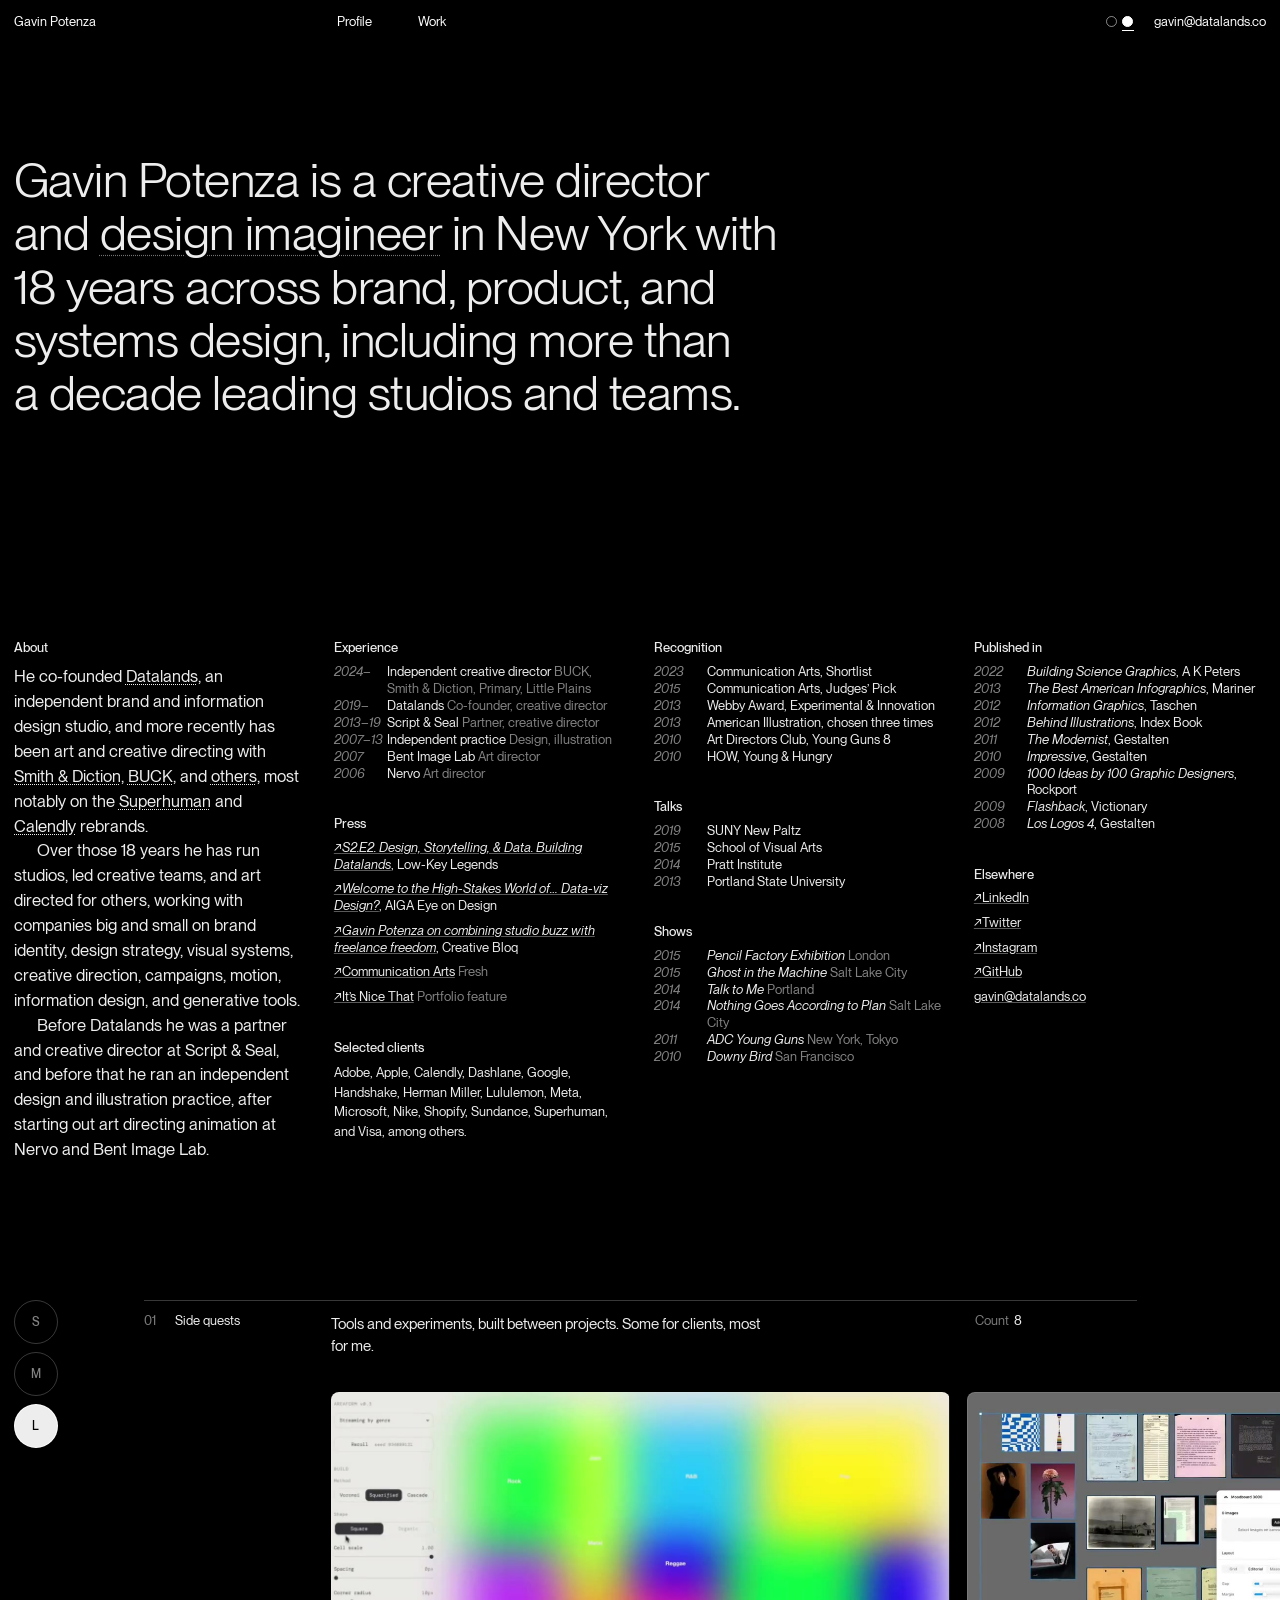
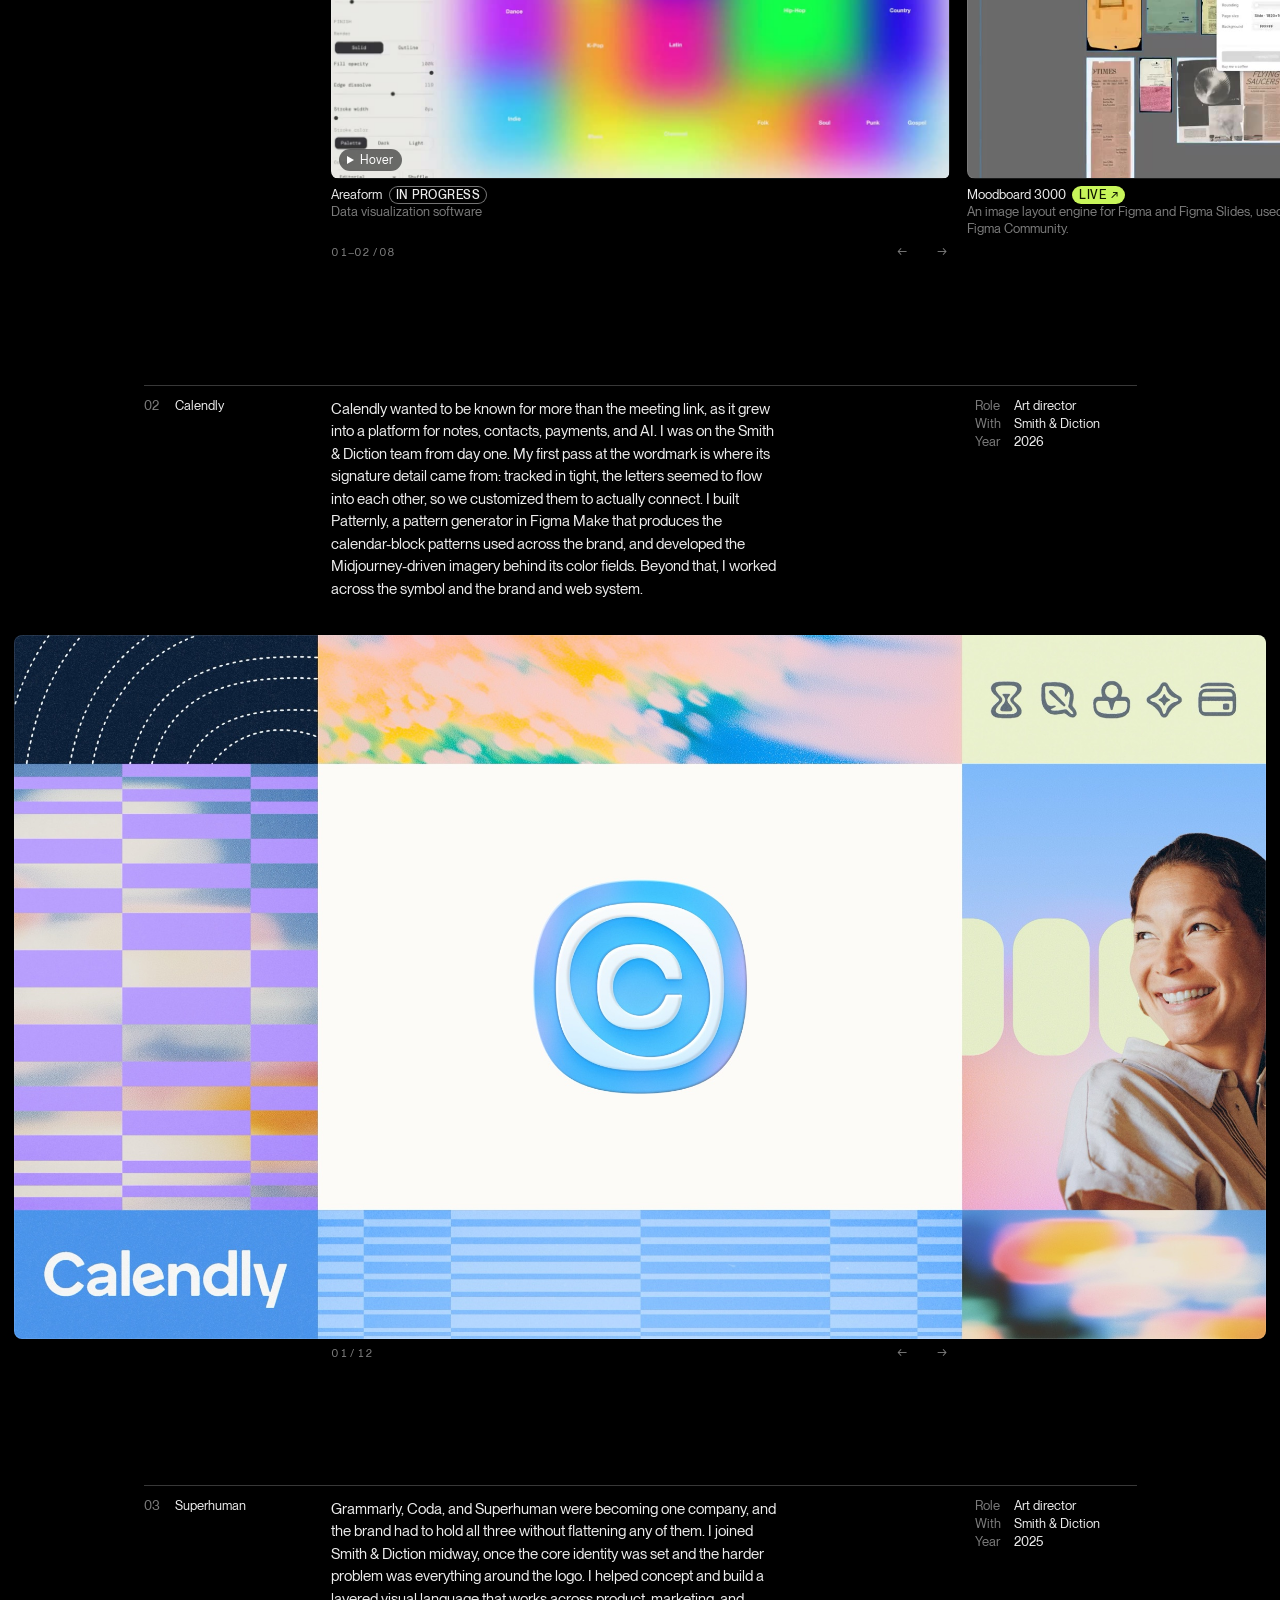
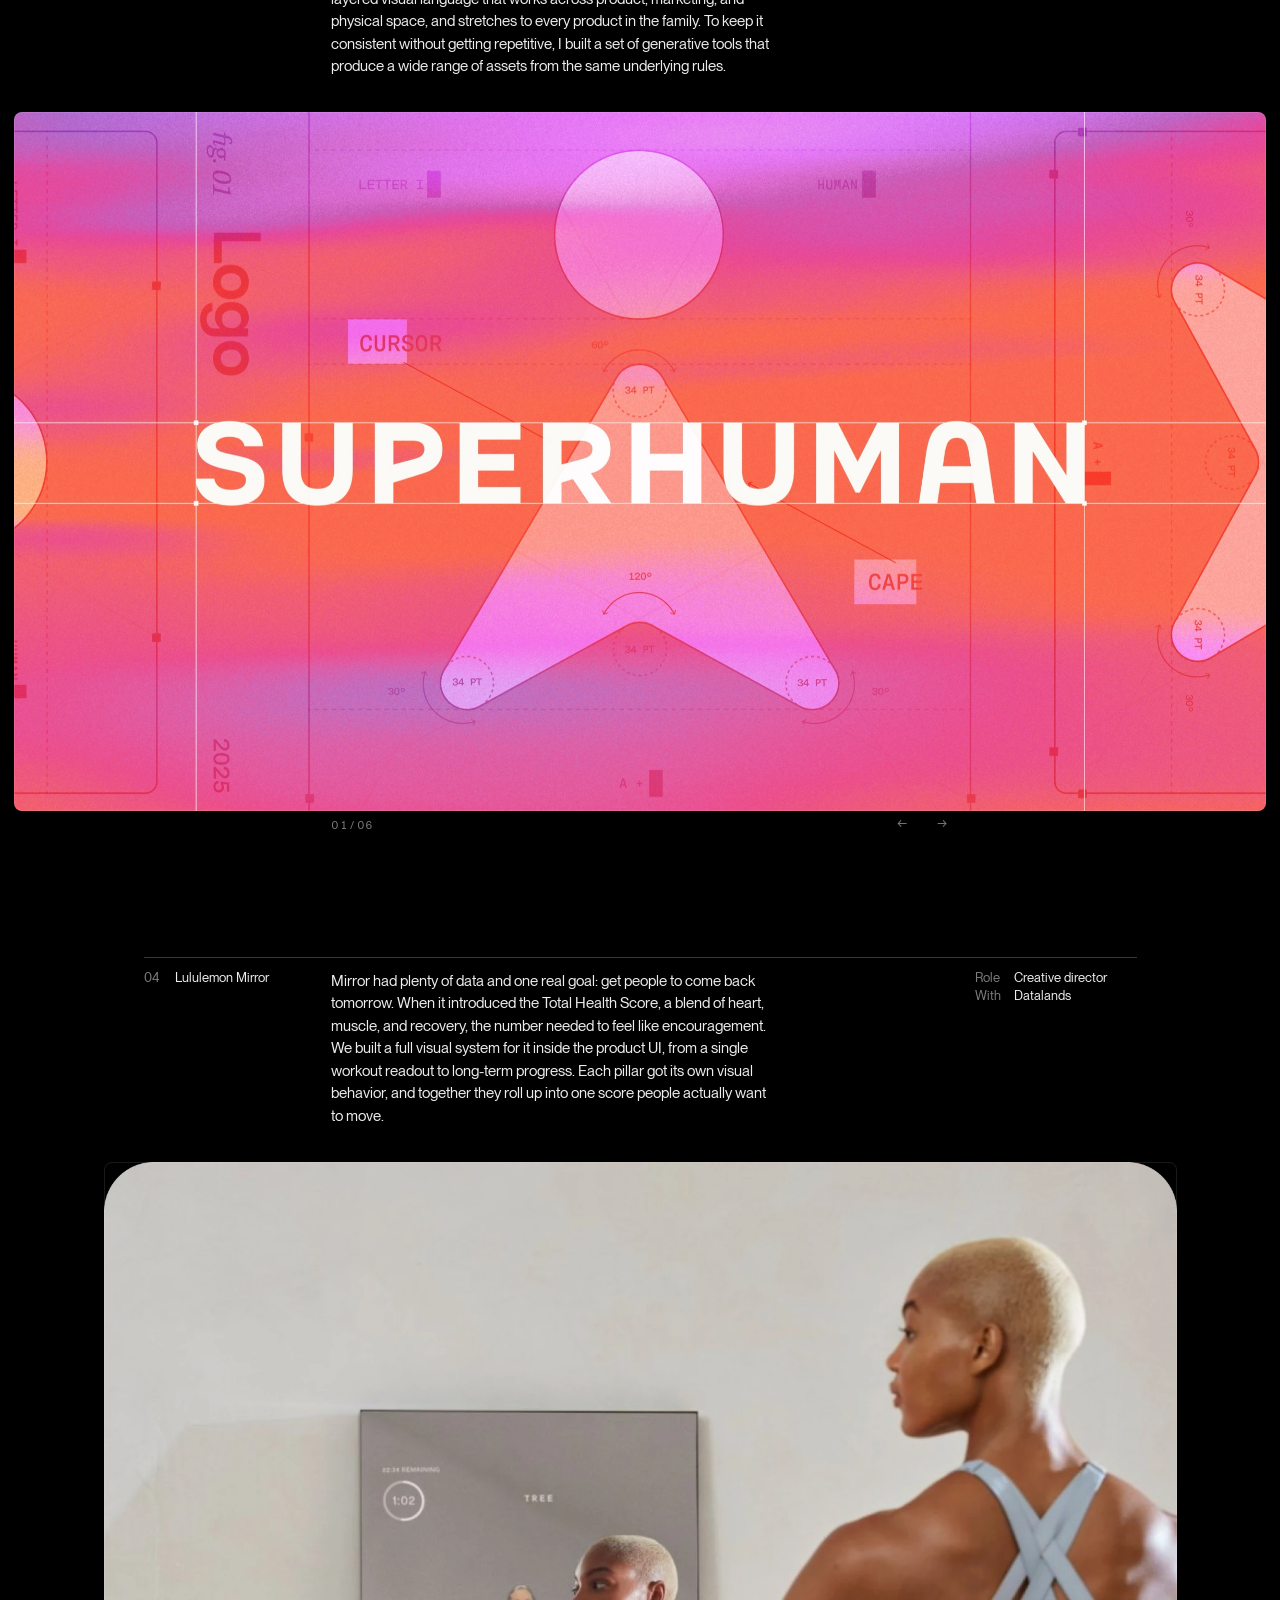
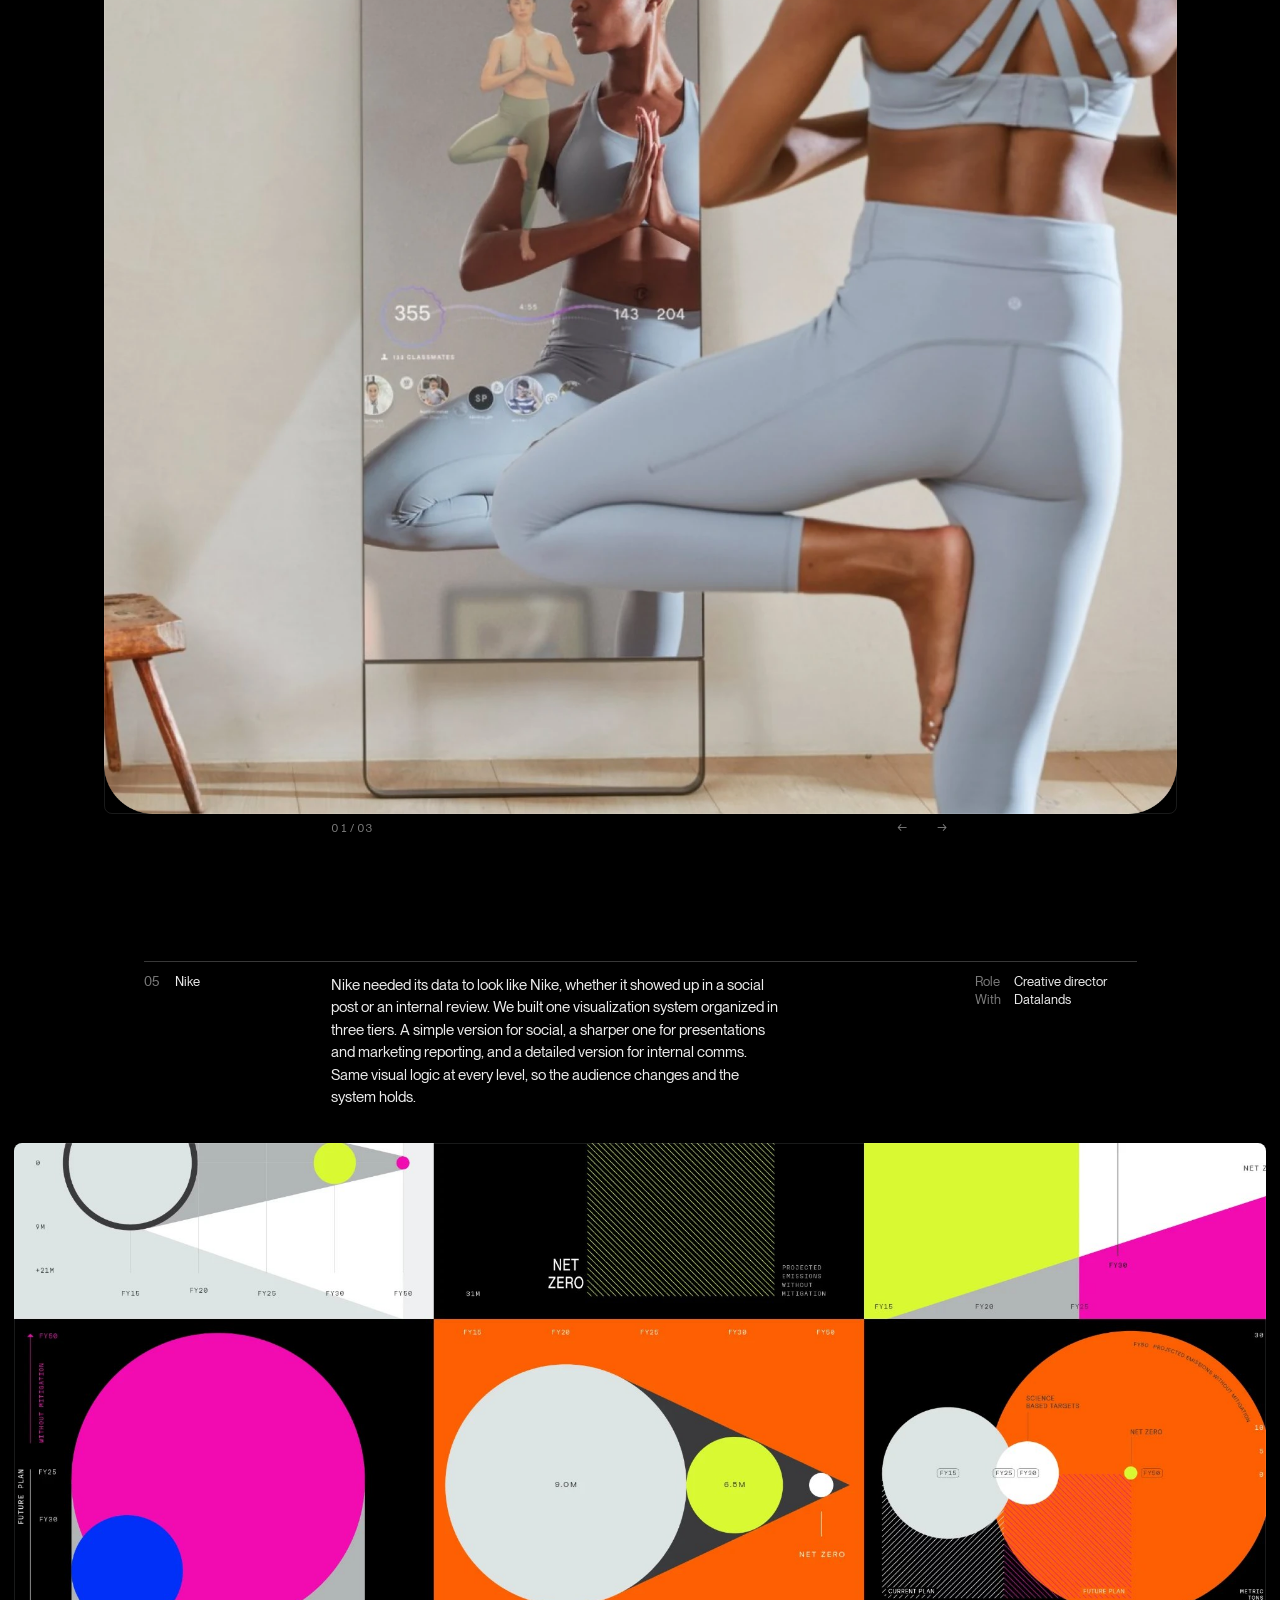
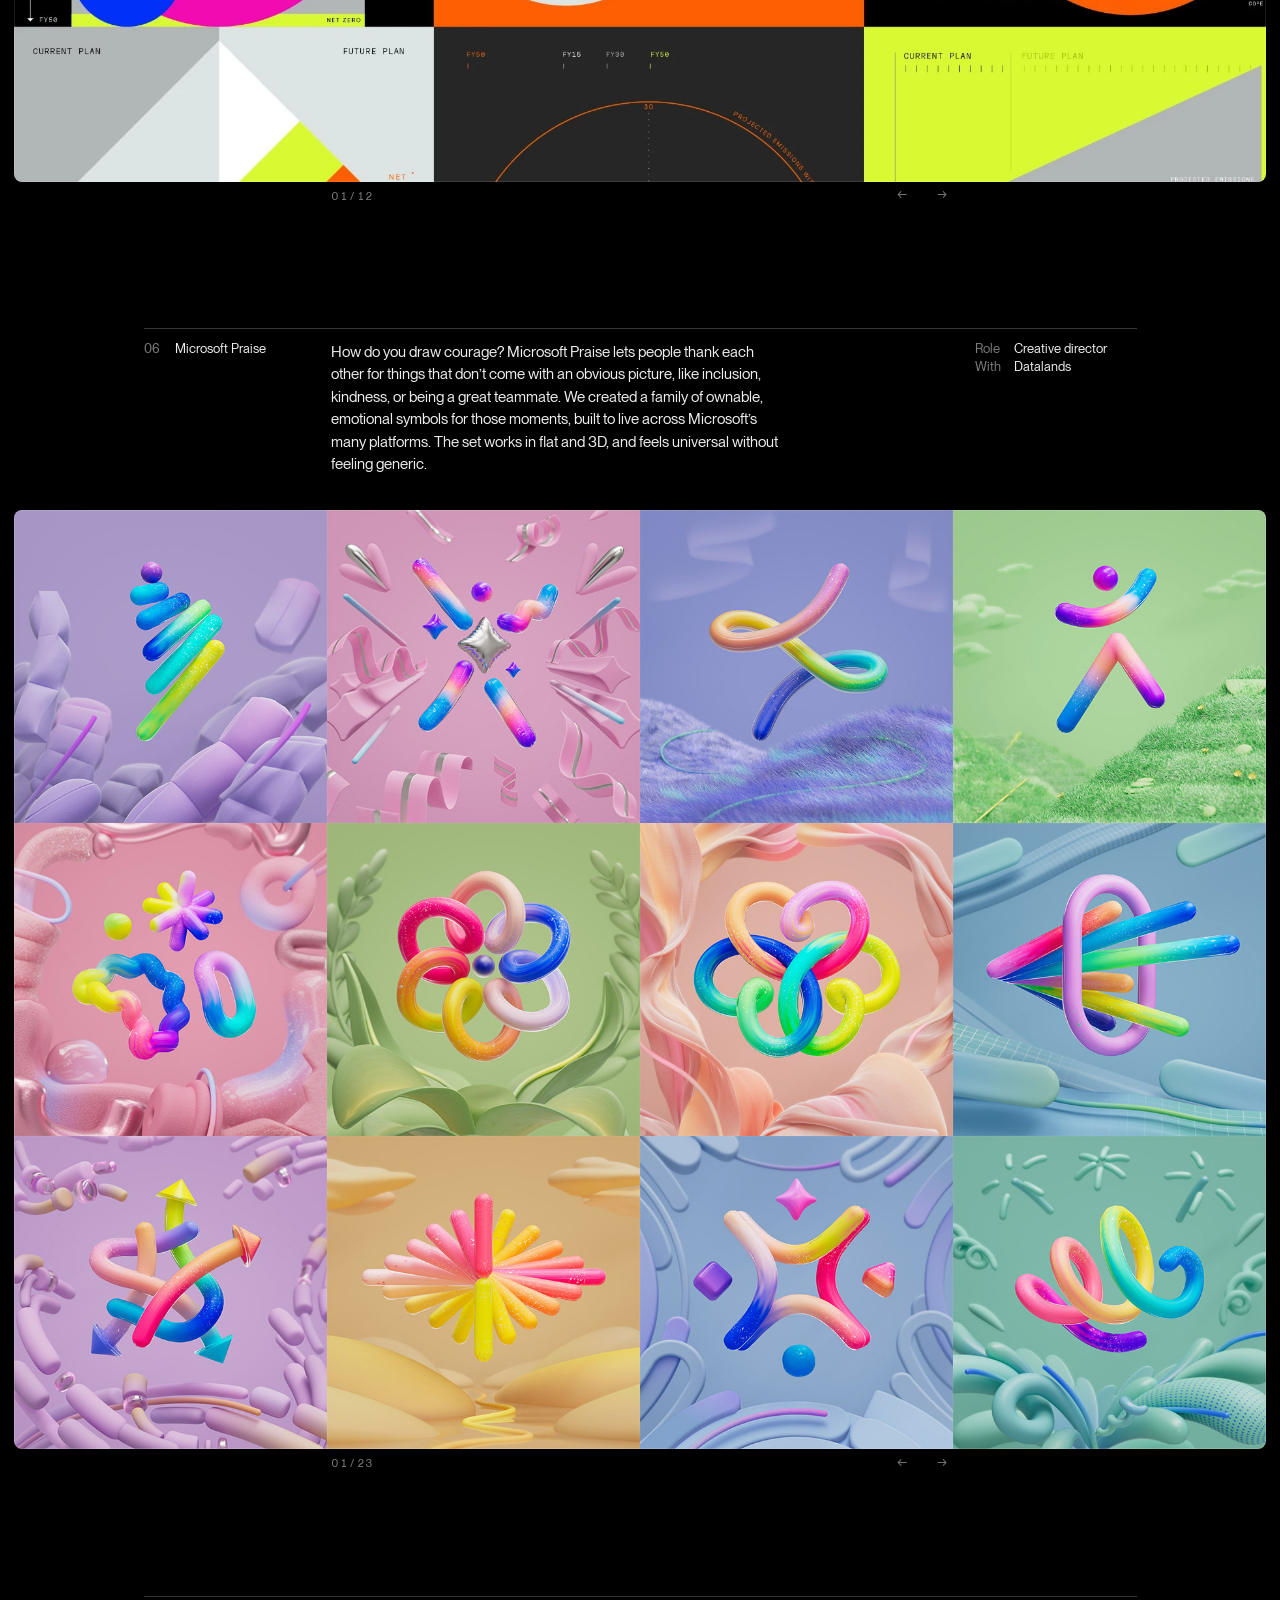
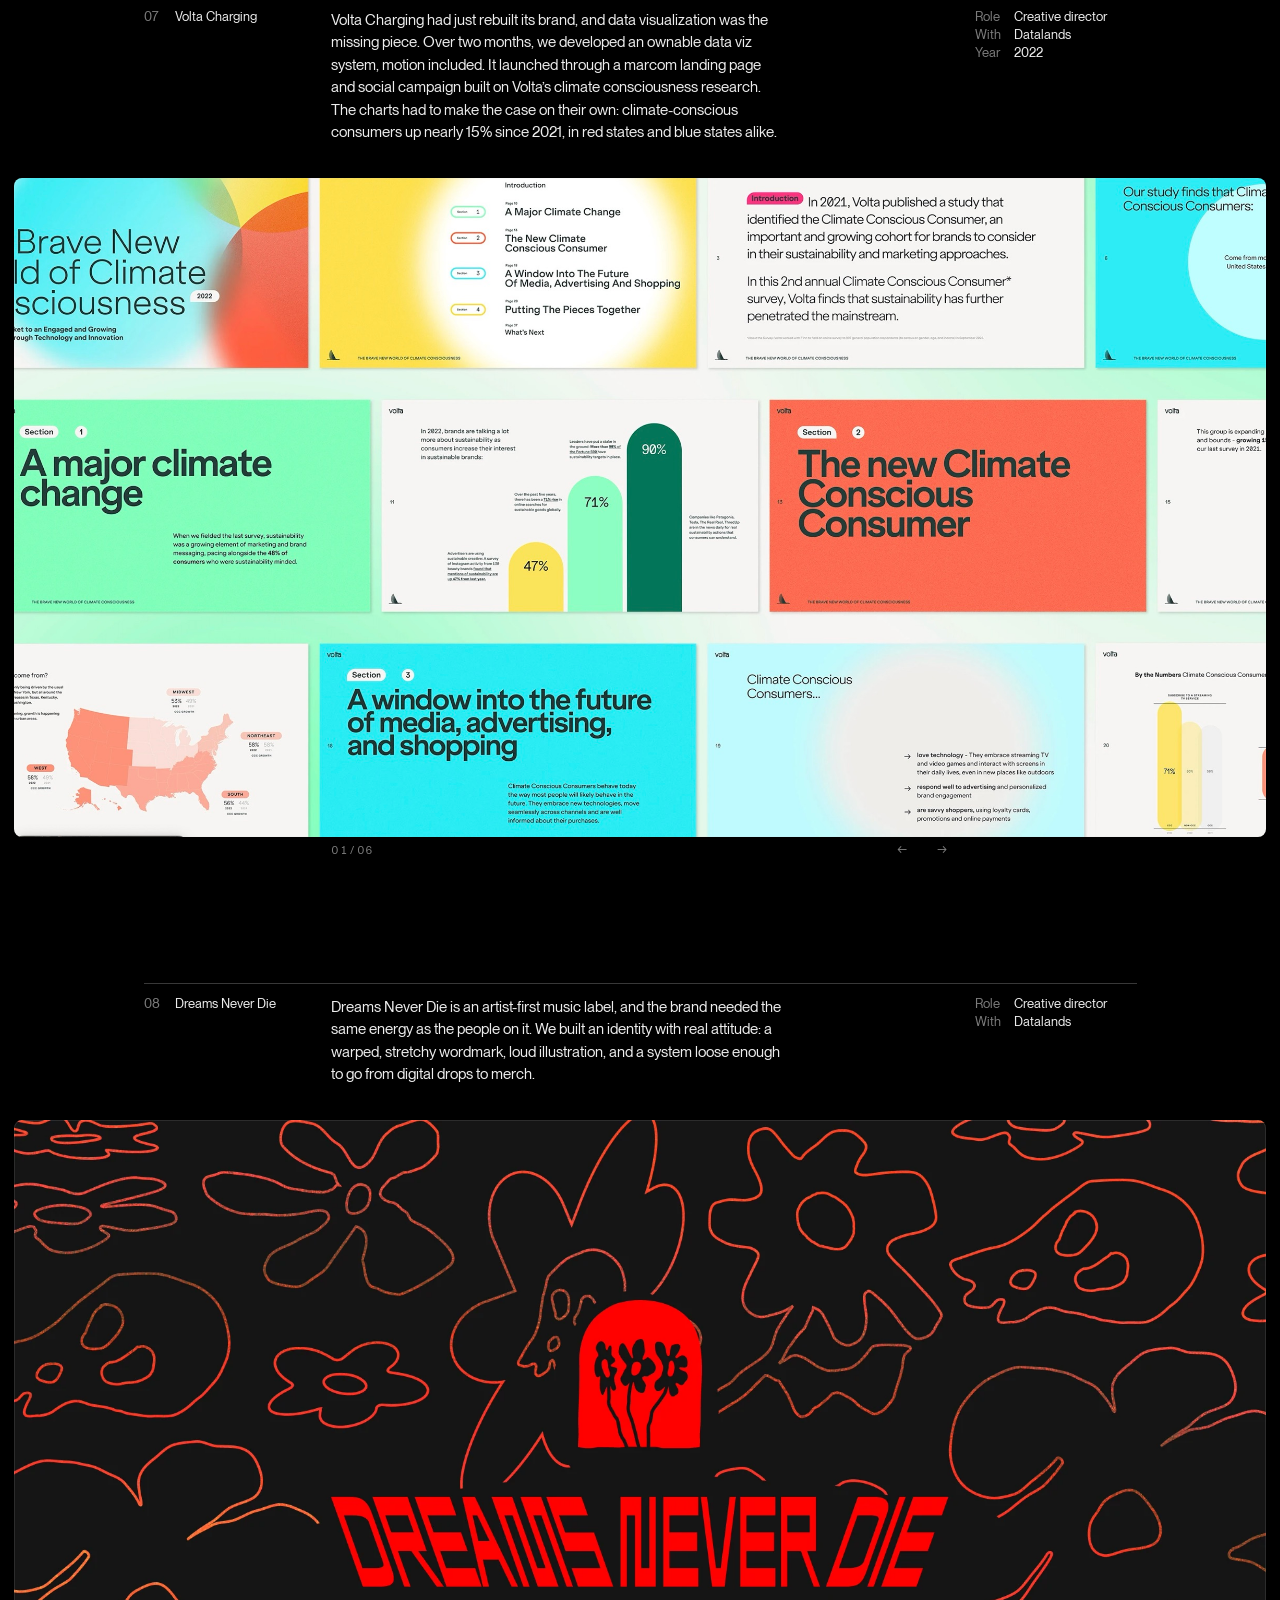
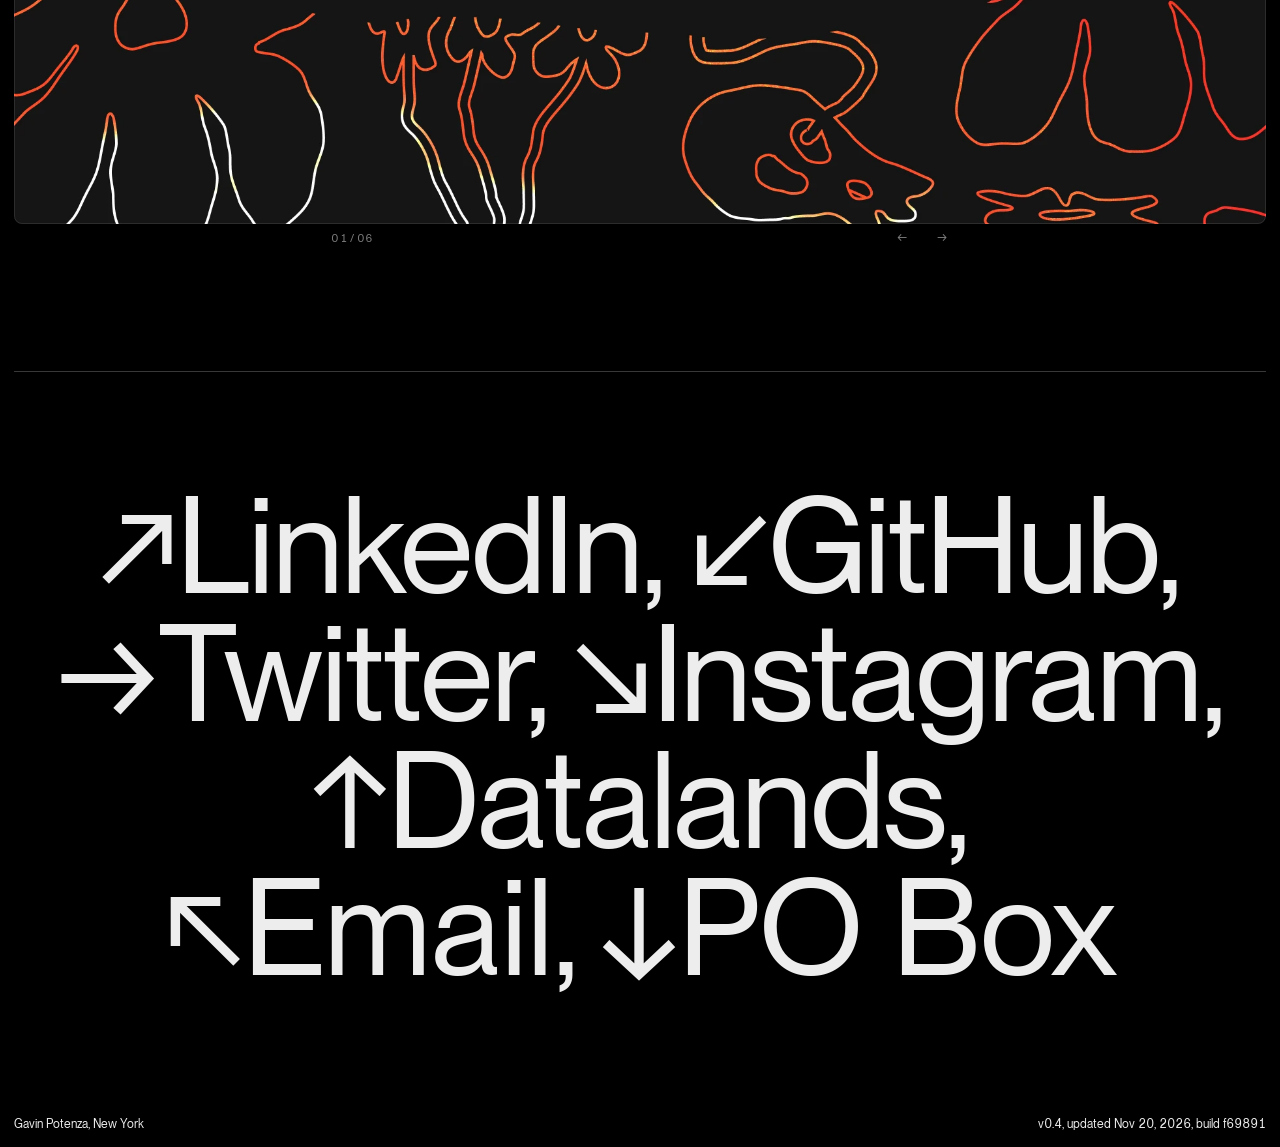
<file: index.html>
<!doctype html>
<html lang="en">
<head>
<meta charset="utf-8">
<meta name="viewport" content="width=device-width, initial-scale=1">
<title>Gavin Potenza — Creative Director, New York</title>
<link rel="canonical" href="https://gavinpotenza.xyz/">
<meta name="description" content="Gavin Potenza is a creative director and designer in New York working across brand, product, and systems design.">
<meta property="og:type" content="website">
<meta property="og:site_name" content="Gavin Potenza">
<meta property="og:url" content="https://gavinpotenza.xyz/">
<meta property="og:title" content="Gavin Potenza">
<meta property="og:description" content="Creative director and designer in New York working across brand, product, and systems design.">
<meta property="og:image" content="https://gavinpotenza.xyz/assets/og.jpg">
<meta property="og:image:width" content="1200">
<meta property="og:image:height" content="630">
<meta property="og:image:alt" content="Colored dots and arrows passing between the words me and you">
<meta name="twitter:card" content="summary_large_image">
<meta name="twitter:image" content="https://gavinpotenza.xyz/assets/og.jpg">
<script type="application/ld+json">
{
  "@context": "https://schema.org",
  "@type": "Person",
  "name": "Gavin Potenza",
  "url": "https://gavinpotenza.xyz/",
  "jobTitle": "Creative Director",
  "description": "Creative director and designer in New York working across brand, product, and systems design.",
  "image": "https://gavinpotenza.xyz/assets/og.jpg",
  "address": { "@type": "PostalAddress", "addressLocality": "New York", "addressRegion": "NY", "addressCountry": "US" },
  "sameAs": [
    "https://www.linkedin.com/in/gavinpotenza/",
    "https://github.com/ptnza",
    "https://www.instagram.com/gavinpotenza",
    "https://x.com/gavinpotenza"
  ],
  "affiliation": { "@type": "Organization", "name": "Datalands", "url": "https://datalands.co" }
}
</script>
<meta name="theme-color" content="#000000">
<script>
  document.documentElement.dataset.theme = 'dark'; /* always opens dark; the toggle switches for this visit */
  /* one entrance per page load: the bio line and profile wait (hidden by their first keyframe) until the
     font is ready, at most 700ms, so the text never jumps from the fallback font mid-entrance */
  (function (h) { h.classList.add('entering'); var go = function () { h.classList.add('entered'); };
    if (document.fonts && document.fonts.ready) document.fonts.ready.then(go); setTimeout(go, 700); })(document.documentElement);
</script>
<link rel="icon" href="assets/favicon-32.png" type="image/png" sizes="32x32">
<link rel="icon" href="assets/favicon-512.png" type="image/png" sizes="512x512">
<link rel="apple-touch-icon" href="assets/favicon-180.png">
<link rel="preload" href="assets/fonts/PPNeueMontreal-Regular.woff2" as="font" type="font/woff2" crossorigin>
<link rel="preload" href="assets/fonts/PPNeueMontreal-Book.woff2" as="font" type="font/woff2" crossorigin>
<link rel="stylesheet" href="assets/css/site.css">
</head>
<body>
<a class="skip-link" href="#top">Skip to content</a>

<header class="top page-content caption">
  <span class="top-name"><a href="#top">Gavin Potenza</a></span>
  <nav class="top-nav" aria-label="Sections"><a href="#profile">Profile</a><a href="#work">Work</a></nav>
  <span class="top-mail">
    <button class="theme-btn" type="button" aria-label="Dark mode" aria-pressed="true"><i class="l" aria-hidden="true"></i><i class="d" aria-hidden="true"></i></button>
    <button class="copy-email" type="button" data-email="gavin@datalands.co" aria-label="Copy email address gavin@datalands.co">gavin@datalands.co</button>
  </span>
</header>

<main class="page-content" id="top">

<section id="profile" aria-label="Profile">
<div class="bio-section">
<h1>Gavin Potenza is a creative director and <a class="clip-trigger" data-clip="assets/hover/quote-mike-smith.png" data-clip-by="Mike Smith, Smith &amp; Diction" href="https://medium.com/smith-diction/branding-calendly-d86116281a52#32a3" rel="noopener" target="_blank">design imagineer</a> in New York with 18 years across brand, product, and systems design, including more than a decade leading studios and teams.</h1>
</div>

<div class="ed-set">
<div class="ed">
<div class="ed-sec"><h2 class="label">About</h2><div class="body"><p class="ed-p">He co-founded <a class="clip-trigger" data-center="assets/hover/logo-datalands.png" data-center-scale="1.3" href="https://datalands.co" rel="noopener" target="_blank">Datalands</a>, an independent brand and information design studio, and more recently has been art and creative directing with <a class="clip-trigger" data-center="assets/hover/logo-smith-diction.png" href="https://smith-diction.com" rel="noopener" target="_blank">Smith &amp; Diction</a>, <a class="clip-trigger" data-center="assets/hover/logo-buck.png" href="https://buck.co" rel="noopener" target="_blank">BUCK</a>, and <a class="clip-trigger" data-center="assets/hover/logo-others.png" href="#work">others</a>, most notably on the <a class="clip-trigger" data-quad="assets/hover/superhuman.jpg" href="#superhuman">Superhuman</a> and <a class="clip-trigger" data-quad="assets/hover/calendly.mp4" href="#calendly">Calendly</a> rebrands.</p>
<p class="ed-p">Over those 18 years he has run studios, led creative teams, and art directed for others, working with companies big and small on brand identity, design strategy, visual systems, creative direction, campaigns, motion, information design, and generative tools.</p>
<p class="ed-p">Before Datalands he was a partner and creative director at Script &amp; Seal, and before that he ran an independent design and illustration practice, after starting out art directing animation at Nervo and Bent Image Lab.</p></div></div>
</div>

<div class="ed">
<details class="ed-sec ed-fold" open><summary><h2 class="label">Experience</h2></summary><ul class="alt-body ed-idx">
<li class="row"><span class="y">2024–</span><span>Independent creative director <span class="d">BUCK, Smith &amp; Diction, Primary, Little Plains</span></span></li>
<li class="row"><span class="y">2019–</span><span>Datalands <span class="d">Co-founder, creative director</span></span></li>
<li class="row"><span class="y">2013–19</span><span>Script &amp; Seal <span class="d">Partner, creative director</span></span></li>
<li class="row"><span class="y">2007–13</span><span>Independent practice <span class="d">Design, illustration</span></span></li>
<li class="row"><span class="y">2007</span><span>Bent Image Lab <span class="d">Art director</span></span></li>
<li class="row"><span class="y">2006</span><span>Nervo <span class="d">Art director</span></span></li>
</ul></details>
<details class="ed-sec ed-fold" open><summary><h2 class="label">Press</h2></summary><ul class="alt-body ed-list">
<li class="item"><a href="https://www.youtube.com/watch?v=oIoB-iBnCg4" target="_blank" rel="noopener"><span aria-hidden="true">↗</span><i>S2.E2. Design, Storytelling, &amp; Data. Building Datalands</i></a>, Low-Key Legends</li>
<li class="item"><a href="https://eyeondesign.aiga.org/welcome-to-the-high-stakes-world-of-data-viz-design/" target="_blank" rel="noopener"><span aria-hidden="true">↗</span><i>Welcome to the High-Stakes World of… Data-viz Design?</i></a>, AIGA Eye on Design</li>
<li class="item"><a href="https://www.creativebloq.com/computer-arts/gavin-potenza-combining-studio-buzz-freelance-freedom-31410887" target="_blank" rel="noopener"><span aria-hidden="true">↗</span><i>Gavin Potenza on combining studio buzz with freelance freedom</i></a>, Creative Bloq</li>
<li class="item"><a href="https://www.commarts.com/fresh/gavin-potenza" target="_blank" rel="noopener"><span aria-hidden="true">↗</span>Communication Arts</a> <span class="d">Fresh</span></li>
<li class="item"><a href="https://www.itsnicethat.com/articles/1920-gavin-potenza" target="_blank" rel="noopener"><span aria-hidden="true">↗</span>It’s Nice That</a> <span class="d">Portfolio feature</span></li>
</ul></details>
<details class="ed-sec ed-fold" open><summary><h2 class="label">Selected clients</h2></summary><div class="alt-body"><p class="ed-p">Adobe, Apple, Calendly, Dashlane, Google, Handshake, Herman Miller, Lululemon, Meta, Microsoft, Nike, Shopify, Sundance, Superhuman, and Visa, among others.</p></div></details>
</div>

<div class="ed">
<details class="ed-sec ed-fold" data-group open><summary><h2 class="label">Recognition</h2></summary><ul class="alt-body ed-idx">
<li class="row"><span class="y">2023</span><span>Communication Arts, Shortlist</span></li>
<li class="row"><span class="y">2015</span><span>Communication Arts, Judges’ Pick</span></li>
<li class="row"><span class="y">2013</span><span>Webby Award, Experimental &amp; Innovation</span></li>
<li class="row"><span class="y">2013</span><span>American Illustration, chosen three times</span></li>
<li class="row"><span class="y">2010</span><span>Art Directors Club, Young Guns 8</span></li>
<li class="row"><span class="y">2010</span><span>HOW, Young &amp; Hungry</span></li>
</ul></details>
<details class="ed-sec ed-fold" data-group open><summary><h2 class="label">Talks</h2></summary><ul class="alt-body ed-idx">
<li class="row"><span class="y">2019</span><span>SUNY New Paltz</span></li>
<li class="row"><span class="y">2015</span><span>School of Visual Arts</span></li>
<li class="row"><span class="y">2014</span><span>Pratt Institute</span></li>
<li class="row"><span class="y">2013</span><span>Portland State University</span></li>
</ul></details>
<details class="ed-sec ed-fold" data-group open><summary><h2 class="label">Shows</h2></summary><ul class="alt-body ed-idx">
<li class="row"><span class="y">2015</span><span><i>Pencil Factory Exhibition</i> <span class="d">London</span></span></li>
<li class="row"><span class="y">2015</span><span><i>Ghost in the Machine</i> <span class="d">Salt Lake City</span></span></li>
<li class="row"><span class="y">2014</span><span><i>Talk to Me</i> <span class="d">Portland</span></span></li>
<li class="row"><span class="y">2014</span><span><i>Nothing Goes According to Plan</i> <span class="d">Salt Lake City</span></span></li>
<li class="row"><span class="y">2011</span><span><i>ADC Young Guns</i> <span class="d">New York, Tokyo</span></span></li>
<li class="row"><span class="y">2010</span><span><i>Downy Bird</i> <span class="d">San Francisco</span></span></li>
</ul></details>
</div>

<div class="ed">
<details class="ed-sec ed-fold" data-group open><summary><h2 class="label">Published in</h2></summary><ul class="alt-body ed-idx">
<li class="row"><span class="y">2022</span><span><i>Building Science Graphics</i>, A K Peters</span></li>
<li class="row"><span class="y">2013</span><span><i>The Best American Infographics</i>, Mariner</span></li>
<li class="row"><span class="y">2012</span><span><i>Information Graphics</i>, Taschen</span></li>
<li class="row"><span class="y">2012</span><span><i>Behind Illustrations</i>, Index Book</span></li>
<li class="row"><span class="y">2011</span><span><i>The Modernist</i>, Gestalten</span></li>
<li class="row"><span class="y">2010</span><span><i>Impressive</i>, Gestalten</span></li>
<li class="row"><span class="y">2009</span><span><i>1000 Ideas by 100 Graphic Designers</i>, Rockport</span></li>
<li class="row"><span class="y">2009</span><span><i>Flashback</i>, Victionary</span></li>
<li class="row"><span class="y">2008</span><span><i>Los Logos 4</i>, Gestalten</span></li>
</ul></details>
<details class="ed-sec ed-fold" open><summary><h2 class="label">Elsewhere</h2></summary><ul class="alt-body ed-list">
<li class="item"><a href="https://www.linkedin.com/in/gavinpotenza/" target="_blank" rel="noopener"><span aria-hidden="true">↗</span>LinkedIn</a></li>
<li class="item"><a href="https://x.com/gavinpotenza" target="_blank" rel="noopener"><span aria-hidden="true">↗</span>Twitter</a></li>
<li class="item"><a href="https://www.instagram.com/gavinpotenza" target="_blank" rel="noopener"><span aria-hidden="true">↗</span>Instagram</a></li>
<li class="item"><a href="https://github.com/ptnza" target="_blank" rel="noopener"><span aria-hidden="true">↗</span>GitHub</a></li>
<li class="item"><button class="copy-email" type="button" data-email="gavin@datalands.co" aria-label="Copy email address gavin@datalands.co">gavin@datalands.co</button></li>
</ul></details>
</div>
</div>
</section>

<section class="arc" id="work" data-size="l" aria-label="Work">
<div class="arc-bar caption">
<span class="arc-sizes" role="group" aria-label="Image size">
<button class="arc-btn" type="button" data-size="s" aria-pressed="false" aria-label="Small images"><span aria-hidden="true">S</span></button>
<button class="arc-btn" type="button" data-size="m" aria-pressed="false" aria-label="Medium images"><span aria-hidden="true">M</span></button>
<button class="arc-btn is-on" type="button" data-size="l" aria-pressed="true" aria-label="Large images"><span aria-hidden="true">L</span></button>
</span>
</div>

<!-- archive:start -->
<article class="arc-item arc-tools" id="side-quests">
<div class="arc-head alt-body">
<h2 class="arc-title"><a href="#side-quests">Side quests</a></h2>
<p class="arc-desc">Tools and experiments, built between projects. Some for clients, most for me.</p>
<span class="arc-meta"><span class="k">Count</span><span class="v">8</span></span>
</div>
<div class="tools-wrap">
<ul class="tools alt-body" aria-label="Side quests">
<li class="tool"><div><figure class="tool-img"><video data-src="assets/media/tools/areaform.mp4" poster="assets/media/tools/areaform-poster.jpg" muted loop playsinline preload="none" aria-hidden="true"></video><span class="tool-hint" aria-hidden="true">Hover</span></figure><span class="tool-title"><span class="tool-name" title="Areaform">Areaform</span><span class="tool-badge is-progress">In progress</span></span><span class="tool-desc">Data visualization software</span></div></li>
<li class="tool"><a href="https://www.figma.com/community/plugin/1616902199522165388/moodboard-3000" target="_blank" rel="noopener"><figure class="tool-img"><video data-src="assets/media/tools/moodboard-3000.mp4" poster="assets/media/tools/moodboard-3000-poster.jpg" muted loop playsinline preload="none" aria-hidden="true"></video></figure><span class="tool-title"><span class="tool-name" title="Moodboard 3000">Moodboard 3000</span><span class="tool-badge is-live">Live<span class="tool-badge-arrow" aria-hidden="true">↗</span></span></span><span class="tool-desc">An image layout engine for Figma and Figma Slides, used by 5,200+ designers. V4 is out now on Figma Community.</span></a></li>
<li class="tool"><div><figure class="tool-img"><video data-src="assets/media/tools/patternly.mp4" poster="assets/media/tools/patternly-poster.jpg" muted loop playsinline preload="none" aria-hidden="true"></video></figure><span class="tool-title"><span class="tool-name" title="Patternly">Patternly</span></span><span class="tool-desc">Custom tool for Calendly</span></div></li>
<li class="tool"><div><figure class="tool-img"><video data-src="assets/media/tools/superdots.mp4" poster="assets/media/tools/superdots-poster.jpg" muted loop playsinline preload="none" aria-hidden="true"></video></figure><span class="tool-title"><span class="tool-name" title="Superdots">Superdots</span></span><span class="tool-desc">Custom tool for Superhuman</span></div></li>
<li class="tool"><div><figure class="tool-img"><video data-src="assets/media/tools/superflow.mp4" poster="assets/media/tools/superflow-poster.jpg" muted loop playsinline preload="none" aria-hidden="true"></video></figure><span class="tool-title"><span class="tool-name" title="Superflow">Superflow</span></span><span class="tool-desc">Custom tool for Superhuman</span></div></li>
<li class="tool"><div><figure class="tool-img"><video data-src="assets/media/tools/torus-formus.mp4" poster="assets/media/tools/torus-formus-poster.jpg" muted loop playsinline preload="none" aria-hidden="true"></video></figure><span class="tool-title"><span class="tool-name" title="Torus Formus">Torus Formus</span></span><span class="tool-desc">Custom tool for sculpting the torus</span></div></li>
<li class="tool"><div><figure class="tool-img"><video data-src="assets/media/tools/lissajous-flow.mp4" poster="assets/media/tools/lissajous-flow-poster.jpg" muted loop playsinline preload="none" aria-hidden="true"></video></figure><span class="tool-title"><span class="tool-name" title="Lissajous Flow">Lissajous Flow</span></span><span class="tool-desc">Custom tool for drawing Lissajous curves in motion</span></div></li>
<li class="tool"><div><figure class="tool-img"><img src="assets/media/tools/sound-of-noise.jpg" alt="" loading="lazy" decoding="async"></figure><span class="tool-title"><span class="tool-name" title="The Sound of Noise">The Sound of Noise</span></span><span class="tool-desc">Tool that turns noise into texture</span></div></li>
</ul>
<div class="ss-bar tools-bar alt-body" hidden><span class="ss-count" aria-live="polite"></span><span class="ss-nav"><button class="tools-prev" type="button" aria-label="Previous tools">←</button><button class="tools-next" type="button" aria-label="Next tools">→</button></span></div>
</div>
</article>

<article class="arc-item" id="calendly">
<div class="arc-head alt-body">
<h2 class="arc-title"><a href="#calendly">Calendly</a></h2>
<p class="arc-desc">Calendly wanted to be known for more than the meeting link, as it grew into a platform for notes, contacts, payments, and AI. I was on the Smith &amp; Diction team from day one. My first pass at the wordmark is where its signature detail came from: tracked in tight, the letters seemed to flow into each other, so we customized them to actually connect. I built Patternly, a pattern generator in Figma Make that produces the calendar-block patterns used across the brand, and developed the Midjourney-driven imagery behind its color fields. Beyond that, I worked across the symbol and the brand and web system.</p>
<span class="arc-meta"><span class="k">Role</span><span class="v">Art director</span><span class="k">With</span><span class="v">Smith &amp; Diction</span><span class="k">Year</span><span class="v">2026</span></span>
</div>
<div class="arc-img">
<div class="ss" style="--ar: 1.7778" tabindex="0" role="region" aria-roledescription="carousel" aria-label="Calendly images">
<figure class="ss-slide is-on" data-ar="1.7778"><img src="assets/media/calendly/calendly-04.jpg" width="2400" height="1350" style="--r: 1.7778" alt="Calendly, 1 of 12" decoding="async" loading="lazy"></figure>
<figure class="ss-slide" data-ar="1.7778"><img data-src="assets/media/calendly/calendly-01.jpg" width="2400" height="1350" style="--r: 1.7778" alt="Calendly, 2 of 12" decoding="async" loading="lazy"></figure>
<figure class="ss-slide" data-ar="1.6997"><img data-src="assets/media/calendly/calendly-02.jpg" width="2400" height="1412" style="--r: 1.6997" alt="Calendly, 3 of 12" decoding="async" loading="lazy"></figure>
<figure class="ss-slide" data-ar="1.6000"><div class="ss-pair fit-h" style="aspect-ratio: 1600 / 1000"><video data-src="assets/media/calendly/calendly-patterns-l.mp4" data-poster="assets/media/calendly/calendly-patterns-l-poster.jpg" width="1080" height="1350" style="flex-grow: 0.8000" muted loop playsinline preload="none" aria-label="Calendly, 4 of 12 (left)"></video><video data-src="assets/media/calendly/calendly-patterns-r.mp4" data-poster="assets/media/calendly/calendly-patterns-r-poster.jpg" width="1080" height="1350" style="flex-grow: 0.8000" muted loop playsinline preload="none" aria-label="Calendly, 4 of 12 (right)"></video></div></figure>
<figure class="ss-slide" data-ar="1.7778"><img data-src="assets/media/calendly/calendly-03.jpg" width="2400" height="1350" style="--r: 1.7778" alt="Calendly, 5 of 12" decoding="async" loading="lazy"></figure>
<figure class="ss-slide" data-ar="1.5000"><div class="ss-pair fit-h" style="aspect-ratio: 1500 / 1000"><video data-src="assets/media/calendly/calendly-07.mp4" data-poster="assets/media/calendly/calendly-07-poster.jpg" width="1080" height="1440" style="flex-grow: 0.7500" muted loop playsinline preload="none" aria-label="Calendly, 6 of 12 (left)"></video><img data-src="assets/media/calendly/calendly-08.webp" width="1080" height="1440" style="flex-grow: 0.7500" alt="Calendly, 6 of 12 (right)" decoding="async" loading="lazy"></div></figure>
<figure class="ss-slide" data-ar="1.7778"><video data-src="assets/media/calendly/calendly-subproduct.mp4" data-poster="assets/media/calendly/calendly-subproduct-poster.jpg" width="1600" height="900" style="--r: 1.7778" muted loop playsinline preload="none" aria-label="Calendly, 7 of 12"></video></figure>
<figure class="ss-slide" data-ar="1.5000"><div class="ss-pair fit-h" style="aspect-ratio: 1500 / 1000"><img data-src="assets/media/calendly/calendly-ui.jpg" width="1500" height="2000" style="flex-grow: 0.7500" alt="Calendly, 8 of 12 (left)" decoding="async" loading="lazy"><video data-src="assets/media/calendly/calendly-12.mp4" data-poster="assets/media/calendly/calendly-12-poster.jpg" width="1080" height="1440" style="flex-grow: 0.7500" muted loop playsinline preload="none" aria-label="Calendly, 8 of 12 (right)"></video></div></figure>
<figure class="ss-slide" data-ar="1.7778"><video data-src="assets/media/calendly/calendly-colorpicker.mp4" data-poster="assets/media/calendly/calendly-colorpicker-poster.jpg" width="1600" height="900" style="--r: 1.7778" muted loop playsinline preload="none" aria-label="Calendly, 9 of 12"></video></figure>
<figure class="ss-slide" data-ar="1.5000"><div class="ss-pair fit-h" style="aspect-ratio: 1500 / 1000"><video data-src="assets/media/calendly/calendly-blocks-l.mp4" data-poster="assets/media/calendly/calendly-blocks-l-poster.jpg" width="1080" height="1440" style="flex-grow: 0.7500" muted loop playsinline preload="none" aria-label="Calendly, 10 of 12 (left)"></video><video data-src="assets/media/calendly/calendly-blocks-r.mp4" data-poster="assets/media/calendly/calendly-blocks-r-poster.jpg" width="1080" height="1440" style="flex-grow: 0.7500" muted loop playsinline preload="none" aria-label="Calendly, 10 of 12 (right)"></video></div></figure>
<figure class="ss-slide" data-ar="1.7778"><video data-src="assets/media/tools/patternly.mp4" data-poster="assets/media/tools/patternly-poster.jpg" width="1280" height="720" style="--r: 1.7778" muted loop playsinline preload="none" aria-label="Calendly, 11 of 12"></video></figure>
<figure class="ss-slide" data-ar="1.6750"><div class="ss-pair fit-h" style="aspect-ratio: 1675 / 1000"><img data-src="assets/media/calendly/calendly-16.jpg" width="1931" height="2400" style="flex-grow: 0.8046" alt="Calendly, 12 of 12 (left)" decoding="async" loading="lazy"><video data-src="assets/media/calendly/calendly-inproduct.mp4" data-poster="assets/media/calendly/calendly-inproduct-poster.jpg" width="1254" height="1440" style="flex-grow: 0.8708" muted loop playsinline preload="none" aria-label="Calendly, 12 of 12 (right)"></video></div></figure>
<div class="ss-hit ss-hit-prev" aria-hidden="true"></div><div class="ss-hit ss-hit-next" aria-hidden="true"></div>
</div>
<div class="ss-bar alt-body"><span class="ss-count" aria-live="polite">01 / 12</span><span class="ss-nav"><button class="ss-prev" type="button" aria-label="Previous image">←</button><button class="ss-next" type="button" aria-label="Next image">→</button></span></div>
</div>
</article>

<article class="arc-item" id="superhuman">
<div class="arc-head alt-body">
<h2 class="arc-title"><a href="#superhuman">Superhuman</a></h2>
<p class="arc-desc">Grammarly, Coda, and Superhuman were becoming one company, and the brand had to hold all three without flattening any of them. I joined Smith &amp; Diction midway, once the core identity was set and the harder problem was everything around the logo. I helped concept and build a layered visual language that works across product, marketing, and physical space, and stretches to every product in the family. To keep it consistent without getting repetitive, I built a set of generative tools that produce a wide range of assets from the same underlying rules.</p>
<span class="arc-meta"><span class="k">Role</span><span class="v">Art director</span><span class="k">With</span><span class="v">Smith &amp; Diction</span><span class="k">Year</span><span class="v">2025</span></span>
</div>
<div class="arc-img">
<div class="ss" style="--ar: 1.7924" tabindex="0" role="region" aria-roledescription="carousel" aria-label="Superhuman images">
<figure class="ss-slide is-on" data-ar="1.7924"><img src="assets/media/superhuman/superhuman-01.jpg" width="2400" height="1339" style="--r: 1.7924" alt="Superhuman, 1 of 6" decoding="async" loading="lazy"></figure>
<figure class="ss-slide" data-ar="1.9576"><img data-src="assets/media/superhuman/superhuman-02.jpg" width="2400" height="1226" style="--r: 1.9576" alt="Superhuman, 2 of 6" decoding="async" loading="lazy"></figure>
<figure class="ss-slide" data-ar="1.8018"><img data-src="assets/media/superhuman/superhuman-03.jpg" width="2400" height="1332" style="--r: 1.8018" alt="Superhuman, 3 of 6" decoding="async" loading="lazy"></figure>
<figure class="ss-slide" data-ar="1.7778"><video data-src="assets/media/superhuman/superhuman-04.mp4" data-poster="assets/media/superhuman/superhuman-04-poster.jpg" width="1920" height="1080" style="--r: 1.7778" muted loop playsinline preload="none" aria-label="Superhuman, 4 of 6"></video></figure>
<figure class="ss-slide" data-ar="1.7778"><video data-src="assets/media/superhuman/superhuman-05.mp4" data-poster="assets/media/superhuman/superhuman-05-poster.jpg" width="1920" height="1080" style="--r: 1.7778" muted loop playsinline preload="none" aria-label="Superhuman, 5 of 6"></video></figure>
<figure class="ss-slide" data-ar="1.7778"><video data-src="assets/media/superhuman/superhuman-06.mp4" data-poster="assets/media/superhuman/superhuman-06-poster.jpg" width="1920" height="1080" style="--r: 1.7778" muted loop playsinline preload="none" aria-label="Superhuman, 6 of 6"></video></figure>
<div class="ss-hit ss-hit-prev" aria-hidden="true"></div><div class="ss-hit ss-hit-next" aria-hidden="true"></div>
</div>
<div class="ss-bar alt-body"><span class="ss-count" aria-live="polite">01 / 06</span><span class="ss-nav"><button class="ss-prev" type="button" aria-label="Previous image">←</button><button class="ss-next" type="button" aria-label="Next image">→</button></span></div>
</div>
</article>

<article class="arc-item" id="lululemon">
<div class="arc-head alt-body">
<h2 class="arc-title"><a href="#lululemon">Lululemon Mirror</a></h2>
<p class="arc-desc">Mirror had plenty of data and one real goal: get people to come back tomorrow. When it introduced the Total Health Score, a blend of heart, muscle, and recovery, the number needed to feel like encouragement. We built a full visual system for it inside the product UI, from a single workout readout to long-term progress. Each pillar got its own visual behavior, and together they roll up into one score people actually want to move.</p>
<span class="arc-meta"><span class="k">Role</span><span class="v">Creative director</span><span class="k">With</span><span class="v">Datalands</span></span>
</div>
<div class="arc-img">
<div class="ss" style="--ar: 1.0000" tabindex="0" role="region" aria-roledescription="carousel" aria-label="Lululemon Mirror images">
<figure class="ss-slide is-on" data-ar="0.8566"><img src="assets/media/lululemon/lululemon-01.webp" width="1720" height="2008" style="--r: 0.8566" alt="Lululemon Mirror, 1 of 3" decoding="async" loading="lazy"></figure>
<figure class="ss-slide" data-ar="1.0000"><img data-src="assets/media/lululemon/lululemon-02.jpg" width="1920" height="1920" style="--r: 1.0000" alt="Lululemon Mirror, 2 of 3" decoding="async" loading="lazy"></figure>
<figure class="ss-slide" data-ar="1.7042"><video data-src="assets/media/lululemon/lululemon-03.mp4" data-poster="assets/media/lululemon/lululemon-03-poster.jpg" width="1210" height="710" style="--r: 1.7042" muted loop playsinline preload="none" aria-label="Lululemon Mirror, 3 of 3"></video></figure>
<div class="ss-hit ss-hit-prev" aria-hidden="true"></div><div class="ss-hit ss-hit-next" aria-hidden="true"></div>
</div>
<div class="ss-bar alt-body"><span class="ss-count" aria-live="polite">01 / 03</span><span class="ss-nav"><button class="ss-prev" type="button" aria-label="Previous image">←</button><button class="ss-next" type="button" aria-label="Next image">→</button></span></div>
</div>
</article>

<article class="arc-item" id="nike">
<div class="arc-head alt-body">
<h2 class="arc-title"><a href="#nike">Nike</a></h2>
<p class="arc-desc">Nike needed its data to look like Nike, whether it showed up in a social post or an internal review. We built one visualization system organized in three tiers. A simple version for social, a sharper one for presentations and marketing reporting, and a detailed version for internal comms. Same visual logic at every level, so the audience changes and the system holds.</p>
<span class="arc-meta"><span class="k">Role</span><span class="v">Creative director</span><span class="k">With</span><span class="v">Datalands</span></span>
</div>
<div class="arc-img">
<div class="ss" style="--ar: 1.9608" tabindex="0" role="region" aria-roledescription="carousel" aria-label="Nike images">
<figure class="ss-slide is-on" data-ar="1.9608"><img src="assets/media/nike/nike-lead.jpg" width="2000" height="1020" style="--r: 1.9608" alt="Nike, 1 of 12" decoding="async" loading="lazy"></figure>
<figure class="ss-slide" data-ar="1.4002"><img data-src="assets/media/nike/nike-01.webp" width="2400" height="1714" style="--r: 1.4002" alt="Nike, 2 of 12" decoding="async" loading="lazy"></figure>
<figure class="ss-slide" data-ar="1.4002"><img data-src="assets/media/nike/nike-02.webp" width="2400" height="1714" style="--r: 1.4002" alt="Nike, 3 of 12" decoding="async" loading="lazy"></figure>
<figure class="ss-slide" data-ar="1.4002"><img data-src="assets/media/nike/nike-03.webp" width="2400" height="1714" style="--r: 1.4002" alt="Nike, 4 of 12" decoding="async" loading="lazy"></figure>
<figure class="ss-slide" data-ar="1.7778"><video data-src="assets/media/nike/nike-04.mp4" data-poster="assets/media/nike/nike-04-poster.jpg" width="1920" height="1080" style="--r: 1.7778" muted loop playsinline preload="none" aria-label="Nike, 5 of 12"></video></figure>
<figure class="ss-slide" data-ar="1.4002"><img data-src="assets/media/nike/nike-05.webp" width="2400" height="1714" style="--r: 1.4002" alt="Nike, 6 of 12" decoding="async" loading="lazy"></figure>
<figure class="ss-slide" data-ar="1.4002"><img data-src="assets/media/nike/nike-06.webp" width="2400" height="1714" style="--r: 1.4002" alt="Nike, 7 of 12" decoding="async" loading="lazy"></figure>
<figure class="ss-slide" data-ar="1.4002"><img data-src="assets/media/nike/nike-07.webp" width="2400" height="1714" style="--r: 1.4002" alt="Nike, 8 of 12" decoding="async" loading="lazy"></figure>
<figure class="ss-slide" data-ar="0.5625"><img data-src="assets/media/nike/nike-08.webp" width="1350" height="2400" style="--r: 0.5625" alt="Nike, 9 of 12" decoding="async" loading="lazy"></figure>
<figure class="ss-slide" data-ar="0.5625"><img data-src="assets/media/nike/nike-09.webp" width="1350" height="2400" style="--r: 0.5625" alt="Nike, 10 of 12" decoding="async" loading="lazy"></figure>
<figure class="ss-slide" data-ar="1.4002"><img data-src="assets/media/nike/nike-10.webp" width="2400" height="1714" style="--r: 1.4002" alt="Nike, 11 of 12" decoding="async" loading="lazy"></figure>
<figure class="ss-slide" data-ar="1.4002"><img data-src="assets/media/nike/nike-11.webp" width="2400" height="1714" style="--r: 1.4002" alt="Nike, 12 of 12" decoding="async" loading="lazy"></figure>
<div class="ss-hit ss-hit-prev" aria-hidden="true"></div><div class="ss-hit ss-hit-next" aria-hidden="true"></div>
</div>
<div class="ss-bar alt-body"><span class="ss-count" aria-live="polite">01 / 12</span><span class="ss-nav"><button class="ss-prev" type="button" aria-label="Previous image">←</button><button class="ss-next" type="button" aria-label="Next image">→</button></span></div>
</div>
</article>

<article class="arc-item" id="microsoft">
<div class="arc-head alt-body">
<h2 class="arc-title"><a href="#microsoft">Microsoft Praise</a></h2>
<p class="arc-desc">How do you draw courage? Microsoft Praise lets people thank each other for things that don’t come with an obvious picture, like inclusion, kindness, or being a great teammate. We created a family of ownable, emotional symbols for those moments, built to live across Microsoft’s many platforms. The set works in flat and 3D, and feels universal without feeling generic.</p>
<span class="arc-meta"><span class="k">Role</span><span class="v">Creative director</span><span class="k">With</span><span class="v">Datalands</span></span>
</div>
<div class="arc-img">
<div class="ss" style="--ar: 1.3333" tabindex="0" role="region" aria-roledescription="carousel" aria-label="Microsoft Praise images">
<figure class="ss-slide is-on" data-ar="1.3333"><img src="assets/media/microsoft/microsoft-01.jpg" width="1920" height="1440" style="--r: 1.3333" alt="Microsoft Praise, 1 of 23" decoding="async" loading="lazy"></figure>
<figure class="ss-slide" data-ar="1.0000"><img data-src="assets/media/microsoft/microsoft-02.webp" width="1400" height="1400" style="--r: 1.0000" alt="Microsoft Praise, 2 of 23" decoding="async" loading="lazy"></figure>
<figure class="ss-slide" data-ar="1.0000"><img data-src="assets/media/microsoft/microsoft-03.jpg" width="1400" height="1400" style="--r: 1.0000" alt="Microsoft Praise, 3 of 23" decoding="async" loading="lazy"></figure>
<figure class="ss-slide" data-ar="1.0000"><img data-src="assets/media/microsoft/microsoft-04.jpg" width="1400" height="1400" style="--r: 1.0000" alt="Microsoft Praise, 4 of 23" decoding="async" loading="lazy"></figure>
<figure class="ss-slide" data-ar="1.0000"><img data-src="assets/media/microsoft/microsoft-05.webp" width="1400" height="1400" style="--r: 1.0000" alt="Microsoft Praise, 5 of 23" decoding="async" loading="lazy"></figure>
<figure class="ss-slide" data-ar="1.0000"><img data-src="assets/media/microsoft/microsoft-06.jpg" width="1400" height="1400" style="--r: 1.0000" alt="Microsoft Praise, 6 of 23" decoding="async" loading="lazy"></figure>
<figure class="ss-slide" data-ar="1.0000"><img data-src="assets/media/microsoft/microsoft-07.webp" width="1400" height="1400" style="--r: 1.0000" alt="Microsoft Praise, 7 of 23" decoding="async" loading="lazy"></figure>
<figure class="ss-slide" data-ar="1.0000"><img data-src="assets/media/microsoft/microsoft-08.jpg" width="1400" height="1400" style="--r: 1.0000" alt="Microsoft Praise, 8 of 23" decoding="async" loading="lazy"></figure>
<figure class="ss-slide" data-ar="1.0000"><img data-src="assets/media/microsoft/microsoft-09.jpg" width="1400" height="1400" style="--r: 1.0000" alt="Microsoft Praise, 9 of 23" decoding="async" loading="lazy"></figure>
<figure class="ss-slide" data-ar="1.0000"><img data-src="assets/media/microsoft/microsoft-10.jpg" width="1400" height="1400" style="--r: 1.0000" alt="Microsoft Praise, 10 of 23" decoding="async" loading="lazy"></figure>
<figure class="ss-slide" data-ar="1.0000"><img data-src="assets/media/microsoft/microsoft-11.webp" width="1400" height="1400" style="--r: 1.0000" alt="Microsoft Praise, 11 of 23" decoding="async" loading="lazy"></figure>
<figure class="ss-slide" data-ar="1.0000"><img data-src="assets/media/microsoft/microsoft-12.jpg" width="1400" height="1400" style="--r: 1.0000" alt="Microsoft Praise, 12 of 23" decoding="async" loading="lazy"></figure>
<figure class="ss-slide" data-ar="1.0000"><img data-src="assets/media/microsoft/microsoft-13.webp" width="1400" height="1400" style="--r: 1.0000" alt="Microsoft Praise, 13 of 23" decoding="async" loading="lazy"></figure>
<figure class="ss-slide" data-ar="1.0000"><img data-src="assets/media/microsoft/microsoft-14.jpg" width="1400" height="1400" style="--r: 1.0000" alt="Microsoft Praise, 14 of 23" decoding="async" loading="lazy"></figure>
<figure class="ss-slide" data-ar="1.0000"><img data-src="assets/media/microsoft/microsoft-15.webp" width="1400" height="1400" style="--r: 1.0000" alt="Microsoft Praise, 15 of 23" decoding="async" loading="lazy"></figure>
<figure class="ss-slide" data-ar="1.0000"><img data-src="assets/media/microsoft/microsoft-16.jpg" width="1400" height="1400" style="--r: 1.0000" alt="Microsoft Praise, 16 of 23" decoding="async" loading="lazy"></figure>
<figure class="ss-slide" data-ar="1.0000"><img data-src="assets/media/microsoft/microsoft-17.jpg" width="1400" height="1400" style="--r: 1.0000" alt="Microsoft Praise, 17 of 23" decoding="async" loading="lazy"></figure>
<figure class="ss-slide" data-ar="3.6641"><img data-src="assets/media/microsoft/microsoft-18.webp" width="2400" height="655" style="--r: 3.6641" alt="Microsoft Praise, 18 of 23" decoding="async" loading="lazy"></figure>
<figure class="ss-slide" data-ar="3.2134"><img data-src="assets/media/microsoft/microsoft-19.webp" width="2108" height="656" style="--r: 3.2134" alt="Microsoft Praise, 19 of 23" decoding="async" loading="lazy"></figure>
<figure class="ss-slide" data-ar="1.4508"><img data-src="assets/media/microsoft/microsoft-20.webp" width="2108" height="1453" style="--r: 1.4508" alt="Microsoft Praise, 20 of 23" decoding="async" loading="lazy"></figure>
<figure class="ss-slide" data-ar="1.4518"><img data-src="assets/media/microsoft/microsoft-21.webp" width="2108" height="1452" style="--r: 1.4518" alt="Microsoft Praise, 21 of 23" decoding="async" loading="lazy"></figure>
<figure class="ss-slide" data-ar="1.4518"><img data-src="assets/media/microsoft/microsoft-22.webp" width="2108" height="1452" style="--r: 1.4518" alt="Microsoft Praise, 22 of 23" decoding="async" loading="lazy"></figure>
<figure class="ss-slide" data-ar="1.5180"><img data-src="assets/media/microsoft/microsoft-23.jpg" width="2400" height="1581" style="--r: 1.5180" alt="Microsoft Praise, 23 of 23" decoding="async" loading="lazy"></figure>
<div class="ss-hit ss-hit-prev" aria-hidden="true"></div><div class="ss-hit ss-hit-next" aria-hidden="true"></div>
</div>
<div class="ss-bar alt-body"><span class="ss-count" aria-live="polite">01 / 23</span><span class="ss-nav"><button class="ss-prev" type="button" aria-label="Previous image">←</button><button class="ss-next" type="button" aria-label="Next image">→</button></span></div>
</div>
</article>

<article class="arc-item" id="volta">
<div class="arc-head alt-body">
<h2 class="arc-title"><a href="#volta">Volta Charging</a></h2>
<p class="arc-desc">Volta Charging had just rebuilt its brand, and data visualization was the missing piece. Over two months, we developed an ownable data viz system, motion included. It launched through a marcom landing page and social campaign built on Volta’s climate consciousness research. The charts had to make the case on their own: climate-conscious consumers up nearly 15% since 2021, in red states and blue states alike.</p>
<span class="arc-meta"><span class="k">Role</span><span class="v">Creative director</span><span class="k">With</span><span class="v">Datalands</span><span class="k">Year</span><span class="v">2022</span></span>
</div>
<div class="arc-img">
<div class="ss" style="--ar: 1.9017" tabindex="0" role="region" aria-roledescription="carousel" aria-label="Volta Charging images">
<figure class="ss-slide is-on" data-ar="1.9017"><img src="assets/media/volta/volta-01.jpg" width="2400" height="1262" style="--r: 1.9017" alt="Volta Charging, 1 of 6" decoding="async" loading="lazy"></figure>
<figure class="ss-slide" data-ar="1.7844"><img data-src="assets/media/volta/volta-02.jpg" width="2400" height="1345" style="--r: 1.7844" alt="Volta Charging, 2 of 6" decoding="async" loading="lazy"></figure>
<figure class="ss-slide" data-ar="1.5000"><video data-src="assets/media/volta/volta-03.mp4" data-poster="assets/media/volta/volta-03-poster.jpg" width="1920" height="1280" style="--r: 1.5000" muted loop playsinline preload="none" aria-label="Volta Charging, 3 of 6"></video></figure>
<figure class="ss-slide" data-ar="1.0000"><video data-src="assets/media/volta/volta-04.mp4" data-poster="assets/media/volta/volta-04-poster.jpg" width="1590" height="1590" style="--r: 1.0000" muted loop playsinline preload="none" aria-label="Volta Charging, 4 of 6"></video></figure>
<figure class="ss-slide" data-ar="1.0000"><video data-src="assets/media/volta/volta-05.mp4" data-poster="assets/media/volta/volta-05-poster.jpg" width="1590" height="1590" style="--r: 1.0000" muted loop playsinline preload="none" aria-label="Volta Charging, 5 of 6"></video></figure>
<figure class="ss-slide" data-ar="1.0000"><video data-src="assets/media/volta/volta-06.mp4" data-poster="assets/media/volta/volta-06-poster.jpg" width="1590" height="1590" style="--r: 1.0000" muted loop playsinline preload="none" aria-label="Volta Charging, 6 of 6"></video></figure>
<div class="ss-hit ss-hit-prev" aria-hidden="true"></div><div class="ss-hit ss-hit-next" aria-hidden="true"></div>
</div>
<div class="ss-bar alt-body"><span class="ss-count" aria-live="polite">01 / 06</span><span class="ss-nav"><button class="ss-prev" type="button" aria-label="Previous image">←</button><button class="ss-next" type="button" aria-label="Next image">→</button></span></div>
</div>
</article>

<article class="arc-item" id="dnd">
<div class="arc-head alt-body">
<h2 class="arc-title"><a href="#dnd">Dreams Never Die</a></h2>
<p class="arc-desc">Dreams Never Die is an artist-first music label, and the brand needed the same energy as the people on it. We built an identity with real attitude: a warped, stretchy wordmark, loud illustration, and a system loose enough to go from digital drops to merch.</p>
<span class="arc-meta"><span class="k">Role</span><span class="v">Creative director</span><span class="k">With</span><span class="v">Datalands</span></span>
</div>
<div class="arc-img">
<div class="ss" style="--ar: 1.7778" tabindex="0" role="region" aria-roledescription="carousel" aria-label="Dreams Never Die images">
<figure class="ss-slide is-on" data-ar="1.7778"><img src="assets/media/dnd/dnd-01.webp" width="1920" height="1080" style="--r: 1.7778" alt="Dreams Never Die, 1 of 6" decoding="async" loading="lazy"></figure>
<figure class="ss-slide" data-ar="1.7778"><img data-src="assets/media/dnd/dnd-02.webp" width="1920" height="1080" style="--r: 1.7778" alt="Dreams Never Die, 2 of 6" decoding="async" loading="lazy"></figure>
<figure class="ss-slide" data-ar="1.7761"><img data-src="assets/media/dnd/dnd-03.webp" width="1920" height="1081" style="--r: 1.7761" alt="Dreams Never Die, 3 of 6" decoding="async" loading="lazy"></figure>
<figure class="ss-slide" data-ar="1.6241"><img data-src="assets/media/dnd/dnd-04.webp" width="955" height="588" style="--r: 1.6241" alt="Dreams Never Die, 4 of 6" decoding="async" loading="lazy"></figure>
<figure class="ss-slide" data-ar="1.6241"><img data-src="assets/media/dnd/dnd-05.webp" width="955" height="588" style="--r: 1.6241" alt="Dreams Never Die, 5 of 6" decoding="async" loading="lazy"></figure>
<figure class="ss-slide" data-ar="1.7778"><img data-src="assets/media/dnd/dnd-06.webp" width="1920" height="1080" style="--r: 1.7778" alt="Dreams Never Die, 6 of 6" decoding="async" loading="lazy"></figure>
<div class="ss-hit ss-hit-prev" aria-hidden="true"></div><div class="ss-hit ss-hit-next" aria-hidden="true"></div>
</div>
<div class="ss-bar alt-body"><span class="ss-count" aria-live="polite">01 / 06</span><span class="ss-nav"><button class="ss-prev" type="button" aria-label="Previous image">←</button><button class="ss-next" type="button" aria-label="Next image">→</button></span></div>
</div>
</article>
<!-- archive:end -->
</section>

</main>

<footer class="page-content">
<div class="ft">
<div class="ft-big yuge">
<a href="https://www.linkedin.com/in/gavinpotenza/" target="_blank" rel="noopener" data-quad="assets/hover/profile-linkedin.jpg" data-dim="0.75" data-fx="stretch" data-cut="529"><span aria-hidden="true">↗</span>LinkedIn</a>, <a href="https://github.com/ptnza" target="_blank" rel="noopener" data-quad="assets/hover/profile-github.jpg" data-dim="0.75" data-fx="stretch" data-cut="1430" data-speed="280" data-length="1400" data-amp="0.045" data-wave="140" data-tempo="1.6" data-jitter="0.55" data-peak="0.5" data-band="2,10"><span aria-hidden="true">↙</span>GitHub</a>, <a href="https://x.com/gavinpotenza" target="_blank" rel="noopener" data-quad="assets/hover/profile-twitter.jpg" data-fx="stretch" data-axis="y" data-cut="864" data-speed="260" data-length="1500" data-amp="0.05" data-wave="200" data-tempo="1.3" data-jitter="0.45" data-peak="0.6" data-band="2,14"><span aria-hidden="true">→</span>Twitter</a>, <a href="https://www.instagram.com/gavinpotenza" target="_blank" rel="noopener" data-quad="assets/hover/profile-instagram.jpg" data-fx="stretch" data-cut="610" data-speed="340" data-length="1900" data-amp="0.07" data-wave="420" data-tempo="0.8" data-jitter="0.2" data-peak="0.8" data-band="6,30"><span aria-hidden="true">↘</span>Instagram</a>, <a href="https://datalands.co/" target="_blank" rel="noopener" data-quad="assets/hover/profile-datalands.jpg" data-fx="stretch" data-cut="816" data-speed="380" data-length="2000" data-amp="0.08" data-wave="320" data-tempo="1.1" data-jitter="0.35" data-peak="0.7" data-band="4,40"><span aria-hidden="true">↑</span>Datalands</a>, <button class="ft-btn ft-email" type="button" data-email="gavin@datalands.co" aria-label="Copy email address"><span aria-hidden="true">↖</span>Email</button>, <button class="ft-btn ft-po" type="button" aria-expanded="false"><span aria-hidden="true">↓</span>PO Box</button>
</div>
</div>

<div class="ft-base" data-updated="2026-11-20" data-version="0.4">
<span>Gavin Potenza, New York</span>
<button class="ft-meta" type="button" aria-expanded="false">v0.4</button>
<span class="ft-entries" hidden>
<span class="e changelog"><span class="v">v0.4</span><span class="t">New typeface. Works on phones now. Mostly.</span></span>
<span class="e changelog"><span class="v">v0.3</span><span class="t">Side quests moved to the front. Added a light mode. Nobody asked.</span></span>
<span class="e changelog"><span class="v">v0.2</span><span class="t">Cut five projects and every Details drawer. Better.</span></span>
<span class="e changelog"><span class="v">v0.1</span><span class="t">Left Cargo. Hand-built, hosted on Cloudflare.</span></span>
</span>
<span class="sr-only" role="status" id="ft-status"></span>
<span class="ft-address" data-lines="PO Box 1013|Pine Bush, NY|12566" hidden></span>
</div>
</footer>

<script src="assets/js/hover-media.js" defer></script>
<script src="assets/js/media.js" defer></script>
<script src="assets/js/archive.js" defer></script>
<script src="assets/js/footer.js" defer></script>
<script src="assets/js/theme.js" defer></script>
<script src="assets/js/profile.js" defer></script>
</body>
</html>
</file>
<file: assets/css/site.css>
/* ---------- fonts ----------
   PP Neue Montreal, self-hosted (licensed web files). Book carries the in-between 350 the
   bio line and footer use. There's no Book italic, so italics are Regular.
   Arrows: the family has ← → ↑ ↓ ↗ ↘ ↙ ↖ only; use nothing else. */
@font-face { font-family: "PP Neue Montreal"; src: url("../fonts/PPNeueMontreal-Book.woff2") format("woff2"); font-weight: 350; font-display: swap; }
@font-face { font-family: "PP Neue Montreal"; src: url("../fonts/PPNeueMontreal-Regular.woff2") format("woff2"); font-weight: 400; font-display: swap; }
@font-face { font-family: "PP Neue Montreal"; src: url("../fonts/PPNeueMontreal-Medium.woff2") format("woff2"); font-weight: 500; font-display: swap; }
@font-face { font-family: "PP Neue Montreal"; src: url("../fonts/PPNeueMontreal-Italic.woff2") format("woff2"); font-weight: 400; font-style: italic; font-display: swap; }

/* ---------- tokens ----------
   Theme: one switch, [data-theme] on <html>. The head script opens every visit dark; the toggle
   (theme.js) switches for that visit. */
:root {
  --font: "PP Neue Montreal", "Helvetica Neue", Helvetica, Arial, sans-serif;
  --bg: #000;
  --fg: rgba(255, 255, 255, .93);
  --line: rgba(255, 255, 255, .22);
  --underline: rgba(255, 255, 255, .45);
  --underline-soft: rgba(255, 255, 255, .35);
  --well: rgba(255, 255, 255, .06);            /* empty image slots */
  --img-outline: oklch(1 0 0 / .1);           /* hairline on images: pure white in dark */
  --soft: .55;    /* secondary text: 5.5:1 */
  --faint: .52;   /* tertiary text: 4.98:1 */
  --pad: var(--rs);
  --gap: calc(1.25 * var(--rs));
  /* type scale: every size on the site comes from here, named by use */
  --text-display: calc(3.5 * var(--rs));                 /* bio statement */
  --text-body: max(var(--base), calc(1.2 * var(--rs)));            /* About paragraphs: never under the reader's default (16px) */
  --text-body-md: max(calc(.9375 * var(--base)), var(--rs));       /* project descriptions: 8–10 line paragraphs on desktop (15px floor) */
  --text-body-sm: max(calc(.8125 * var(--base)), calc(.85 * var(--rs)));   /* everything else you read: lists, nav, labels (13px floor) */
  --text-caption: calc(.75 * var(--base));                        /* controls, badges, pills, footer base line (12px) */
  --text-micro: calc(.6875 * var(--base));                        /* slide counter only (11px) */
  --text-footer: calc(9.7 * var(--rs));                  /* the big footer links */
  --text-overlay: calc(12 * var(--rs));                  /* changelog / PO Box overlay */
  --leading-tight: 1.1;                   /* display */
  --leading-ui: 1.3;                      /* short lines: index rows, credits, UI */
  --leading-body: 1.5;                    /* anything that runs 3+ lines */
  --accent: oklch(0.56 0.29 269);              /* brand blue, changelog overlay only */
  --live: #c8f55a;                             /* status: live. Signal lime, used for nothing else */
  --on-live: #0d1400;
  --glow-1: var(--live);                                         /* Live badge glow: inner, middle, outer */
  --glow-2: color-mix(in srgb, var(--live) 60%, transparent);
  --glow-3: color-mix(in srgb, var(--live) 25%, transparent);
  /* every hover change on the site: 200ms on the standard curve (the same as the profile toggles) */
  --hover: .2s cubic-bezier(.4, 0, .2, 1);
  /* one-time motion (page entrance, images fading in, words and lines settling): a strong ease-out */
  --ease-out: cubic-bezier(.23, 1, .32, 1);                          /* text on --live: 15.9:1 */
}

/* Light mode: its own palette on warm paper white, not an inversion of dark */
:root[data-theme="light"] {
  --bg: #f3f1ec;
  --fg: rgba(0, 0, 0, .88);
  --line: rgba(0, 0, 0, .16);
  --underline: rgba(0, 0, 0, .45);           /* 3.3:1: the only cue on same-colour links */
  --underline-soft: rgba(0, 0, 0, .45);
  --well: rgba(0, 0, 0, .05);
  --img-outline: oklch(0 0 0 / .1);           /* pure black in light */
  --glow-1: var(--live);                                         /* lime on paper needs more to read */
  --glow-2: color-mix(in srgb, var(--live) 85%, transparent);
  --glow-3: color-mix(in srgb, var(--live) 45%, transparent);
  --soft: .65;    /* 5.0:1 on paper */
  --faint: .65;   /* 5.0:1 */
}

/* Type scales with the window AND the reader's browser text size.
   The root keeps the reader's size (--base, 16px by default). --rs is the old window-scaled root
   (10–17px, 1.08vw at the default; named --rs because --r is each slide's aspect ratio) shifted by however far the reader's size is from 16px; it is
   computed once here and inherited as a fixed length, so every size below is written in --rs or --base.
   At the default 16px setting everything renders exactly as before. */
@property --rs { syntax: "<length>"; inherits: true; initial-value: 16px; }
@property --base { syntax: "<length>"; inherits: true; initial-value: 16px; }
html {
  font-size: 100%;
  --base: 1em;
  --rs: clamp(.625em, calc(1.08vw + 1em - 16px), 1.0625em);
  background: var(--bg);
  -webkit-font-smoothing: antialiased; -moz-osx-font-smoothing: grayscale;
}
@media (prefers-reduced-motion: no-preference) { html { scroll-behavior: smooth; } }
body {
  margin: 0;
  background: transparent; /* the page colour lives on <html> so hover images can sit behind the text */
  color: var(--fg);
  font-family: var(--font);
  font-weight: 400;       /* 350 only on display sizes (h1); below 18px text stays 400+ */
  font-size: var(--text-body);
  line-height: var(--leading-ui);
  text-rendering: optimizeLegibility;
}
a { color: inherit; text-decoration: none; }
a:active { opacity: .7; }
button { font: inherit; color: inherit; background: none; border: 0; padding: 0; cursor: pointer; }
:focus-visible { outline-offset: 2px; } /* the browser's own ring: 2px+, adapts to forced colors */
html { scroll-padding-top: calc(4 * var(--rs)); }   /* anchors and keyboard focus land clear of the sticky header */
.skip-link { position: fixed; top: var(--pad); inset-inline-start: -999px; z-index: 10000; padding: .5em .8em; background: var(--fg); color: var(--bg); }
.skip-link:focus { inset-inline-start: var(--pad); }
::selection { background: var(--fg); color: var(--bg); }
.sr-only { position: absolute; width: 1px; height: 1px; margin: -1px; overflow: hidden; clip-path: inset(50%); white-space: nowrap; }
img, video { display: block; max-width: 100%; }
p { margin: 0; }
.ed-sec > ul { list-style: none; margin: 0; padding: 0; }

/* ---------- text styles ---------- */
h1, h2 { margin: 0; font: inherit; }
h1 {
  font-weight: 350;
  font-size: var(--text-display);
  line-height: var(--leading-tight);
  letter-spacing: -0.01em;
  text-wrap: balance;
}
/* Roles. --rs follows the window; the tokens above carry the floors.
   Labels share the small body size and step up one weight instead of being half a pixel smaller. */
.caption  { font-weight: 400; font-size: var(--text-body-sm); line-height: 1.1733; }
.alt-body { font-weight: 400; font-size: var(--text-body-sm); line-height: var(--leading-ui); display: block; overflow-wrap: break-word; }
.label    { font-weight: 500; font-size: var(--text-body-sm); line-height: 1; display: block; }
.yuge     { font-weight: 400; font-size: var(--text-footer); line-height: .95; letter-spacing: -0.015em; }
.changelog { font-weight: 400; font-size: var(--text-overlay); line-height: .85; letter-spacing: -0.025em; }

.page-content { padding: 0 var(--pad); }

/* ---------- header ---------- */
.top {
  position: sticky; top: 0; z-index: 50;
  display: grid; align-items: center;   /* name, nav and the theme dots share one centre line, whatever the font's metrics */
  grid-template-columns: repeat(4, minmax(0, 1fr));
  column-gap: calc(3 * var(--rs));
  padding-top: var(--pad); padding-bottom: var(--pad);
  mix-blend-mode: difference;
  color: #fff; /* stays white: the difference blend darkens it over a light page */
}
.top-nav { display: flex; gap: 3.5em; }
.top-nav a, .top-name a, .top-mail > .copy-email { white-space: nowrap; display: inline-block; padding-block: 12px; margin-block: -12px; } /* 40px tall targets, same line box */
.top-nav a { padding-inline: 8px; margin-inline: -8px; }  /* short words get 40px+ widths too; the 3.5em gaps keep them apart */
.top-mail { grid-column: 4; display: flex; justify-content: flex-end; align-items: center; gap: 1.1em; }

/* theme toggle, beside the email: one button, open dot = light, filled dot = dark.
   The live mode is full strength and underlined, so it isn't carried by brightness alone. */
.theme-btn { display: flex; align-items: center; justify-content: center; gap: 5px; height: 40px; min-width: 40px; margin-block: -12px; padding-inline: 4px; transition: scale .2s ease-out; }
.theme-btn:active { scale: .96; }
.theme-btn i { position: relative; display: block; width: 9px; height: 9px; border-radius: 50%; border: 1.5px solid currentColor; opacity: var(--faint); transition: opacity var(--hover); }
.theme-btn .d { background: currentColor; }
.theme-btn i::after { content: ""; position: absolute; left: -1.5px; right: -1.5px; bottom: -5px; height: 1.5px; background: currentColor; opacity: 0; transition: opacity var(--hover); }
.theme-btn[aria-pressed="false"] .l, .theme-btn[aria-pressed="true"] .d { opacity: 1; }
.theme-btn[aria-pressed="false"] .l::after, .theme-btn[aria-pressed="true"] .d::after { opacity: 1; }

/* ---------- bio ---------- */
.bio-section {
  display: grid; grid-template-columns: repeat(12, minmax(0, 1fr)); column-gap: calc(2 * var(--rs));
  margin-top: calc(8 * var(--rs)); margin-bottom: calc(16 * var(--rs));
}
.bio-section h1 { grid-column: 1 / span 9; }

/* hover links */
.clip-trigger { color: inherit; cursor: pointer; }
h1 a.clip-trigger {
  text-decoration-line: underline;
  text-decoration-style: dotted;
  text-decoration-color: var(--underline);
  text-underline-position: from-font;
  text-decoration-thickness: from-font;
  text-decoration-skip-ink: auto;
  text-underline-offset: .06em;    /* tucked just under the baseline; skip-ink clears the descenders */
}

/* floating clipping (position and motion come from the script) */
.clip-float {
  position: fixed; left: 0; top: 0; margin: 0;
  width: 480px; max-width: 60vw;
  pointer-events: none; z-index: 9999; opacity: 0;
  transform-origin: 50% 100%;
  will-change: transform, opacity;
}
.clip-float img { display: block; width: 100%; border-radius: 8px; box-shadow: 0 18px 40px rgba(0, 0, 0, .35); outline: 1px solid var(--img-outline); outline-offset: -1px; }
.clip-float figcaption { margin-top: 8px; font-size: var(--text-caption); opacity: .6; }

/* hover dimming (toggled by hover-media.js) */
/* One shared dim amount (--hm-t, 0 → 1) fades on <body>; every element reads it, so text and links
   move in lockstep. (Fading each element's color instead made links lag: they inherit from a parent
   that is itself mid-fade.) hm-anim keeps the rule on while it fades back. */
@property --hm-t { syntax: "<number>"; inherits: true; initial-value: 0; }
body { transition: --hm-t var(--hover); }
body.hm-on { --hm-t: 1; }
body.hm-anim .page-content *:not(.hm-active) { color: color-mix(in srgb, var(--hm-dim) calc(var(--hm-t) * 100%), var(--fg)) !important; }

/* ---------- editorial columns ---------- */
.ed-set {
  display: grid; grid-template-columns: repeat(4, minmax(0, 1fr)); column-gap: calc(2 * var(--rs));
  margin-top: calc(8 * var(--rs)); margin-bottom: calc(10 * var(--rs));
}
.ed { display: flex; flex-direction: column; gap: calc(2.5 * var(--rs)); }
.ed .label { margin-bottom: .75em; }
.ed .alt-body { hanging-punctuation: first; }
.ed-p { display: block; line-height: var(--leading-body); overflow-wrap: break-word; text-wrap: pretty; }
.ed-p + .ed-p { text-indent: 1.4em; }
.ed-idx .row { display: grid; grid-template-columns: 3.6em 1fr; column-gap: .5em; }
.ed-list .item { display: block; text-wrap: pretty; }          /* flush-left list, no year column (Press) */
.ed-list .item + .item { margin-top: .6em; }   /* link centres at least 24px apart (WCAG 2.5.8) */
/* folding lists: a plain heading on wide screens, a tappable row on phones (profile.js) */
.ed-fold > summary { display: block; list-style: none; cursor: default; }
.ed-fold > summary::-webkit-details-marker { display: none; }
.ed-list .item > a:only-child { overflow-wrap: anywhere; }
.ed .y { font-style: italic; opacity: var(--soft); white-space: nowrap; }
.ed .d { opacity: var(--soft); }
.ed a.clip-trigger { text-decoration: underline dotted; text-decoration-thickness: 1px; text-underline-position: from-font; text-underline-offset: .07em; text-decoration-skip-ink: auto; }   /* same line as the other links, so descenders cut gaps in it */
.ed .alt-body a, .ed .copy-email { text-decoration: underline; text-decoration-color: var(--underline-soft); text-underline-position: from-font; text-underline-offset: .07em; text-decoration-skip-ink: auto; transition: text-decoration-color var(--hover); }

/* ---------- work ----------
   One 5-track grid: gutter | title | description | credits | gutter.
   The description track is exactly the M image width, so text and image share edges. */
.arc {
  --head-h: calc(3 * var(--rs));
  --col: calc(50% - calc(.625 * var(--rs)));   /* M image */
  --side: 15%;                  /* title + credits tracks */
  --tracks: minmax(0, 1fr) var(--side) var(--col) var(--side) minmax(0, 1fr);
  margin-top: calc(10 * var(--rs)); counter-reset: arc; scroll-margin-top: calc(var(--head-h) - 4 * var(--rs));   /* lands where it did: the page padding above does the rest */
}

/* S / M / L: three 44px circles stacked in the left gutter, on the same left edge as the name
   in the header, sticky under it. Zero-height sticky bar, so it rides along without pushing
   anything down. Hairline outlines; only the live size is filled. */
.arc-bar {
  position: sticky; top: calc(var(--head-h) + calc(1.5 * var(--rs))); z-index: 40;
  display: grid; grid-template-columns: var(--tracks); grid-template-rows: 0;
  pointer-events: none;
}
.arc-sizes {
  grid-column: 1; justify-self: start; align-self: start;
  display: flex; flex-direction: column; gap: 8px;
  pointer-events: auto;
}
.arc-btn {
  width: 44px; height: 44px; flex: none; border-radius: 50%;
  display: grid; place-items: center;
  font-size: var(--text-caption); font-weight: 500; line-height: 1; letter-spacing: .02em;
  background: none;
  color: var(--fg);
  border: 1px solid var(--line);
  transition: background-color var(--hover), border-color var(--hover), color var(--hover), scale .2s ease-out;
}
.arc-btn > span { text-box: trim-both cap alphabetic; opacity: var(--soft); transition: opacity var(--hover); }
.arc-btn:active { scale: .96; }
.arc-btn.is-on { background: var(--fg); border-color: var(--fg); color: var(--bg); }
.arc-btn.is-on > span { opacity: 1; }

.arc-item {
  container-type: inline-size;   /* lets the slide bar size itself to the M column at any image size */
  counter-increment: arc;
  margin-bottom: calc(9 * var(--rs));
  scroll-margin-top: calc(2 * var(--rs));   /* + the page's 4 = where it landed before */
}

/* project info: title left, description over the image, credits right */
.arc-head {
  display: grid; grid-template-columns: var(--tracks);
  margin-bottom: calc(2.5 * var(--rs));
}
.arc-head::before { content: ""; grid-column: 2 / 5; grid-row: 1; border-top: 1px solid var(--line); margin-bottom: .9em; }
.arc-title { grid-column: 2; grid-row: 2; padding-right: var(--gap); display: grid; grid-template-columns: 2.4em 1fr; text-wrap: balance; }
.arc-title::before { content: counter(arc, decimal-leading-zero); opacity: var(--faint); }
.arc-desc { grid-column: 3; grid-row: 2; max-width: 30em; font-size: var(--text-body-md); line-height: var(--leading-body); text-wrap: pretty; overflow-wrap: break-word; } /* caps the line length near the top of 60–75 characters */
.arc-meta { grid-column: 4; grid-row: 2; padding-left: calc(var(--gap) * 1.5); display: grid; grid-template-columns: 3em 1fr; row-gap: .1em; align-content: start; }
.arc-meta .k { opacity: var(--faint); }

/* Side quests: the first card starts at the description's left edge, the row runs out to the
   right edge of the window, and scrolled cards slide off the left edge. Cards are sized by width
   (S ≈ 21.3vw, M ≈ 32.2vw, L ≈ 48.3vw); the counter + arrows sit in the description column.
   --inset is measured from .arc-desc by archive.js; the calc is the no-JS fallback. */
.tools-wrap { display: grid; grid-template-columns: var(--tracks); }
.tools-wrap > .tools-bar { grid-column: 3; }   /* counter under the first card, arrows at the description column's edge */
.tools {
  --w: 32.2vw;
  grid-column: 1 / -1;
  --inset: calc(var(--pad) + (100vw - 2 * var(--pad)) * .25 + calc(.3125 * var(--rs)));
  margin-inline: calc(var(--pad) * -1);   /* out of the page padding, to the window edges */
  padding-inline: var(--inset) var(--pad);
  scroll-padding-inline: var(--inset) var(--pad);
  list-style: none; margin-block: 0;
  display: grid; grid-auto-flow: column; column-gap: var(--gap);   /* 20px between cards, 8px inside one */
  grid-auto-columns: var(--w);
  overflow-x: auto; overscroll-behavior-x: contain;
  scroll-snap-type: x mandatory; scrollbar-width: none;
  padding-block-end: 48px; margin-block-end: -48px;   /* room below the cards so the Live glow isn't clipped by the scroll area; nothing moves */
}
.tools::-webkit-scrollbar { display: none; }
.arc[data-size="s"] .tools { --w: 21.3vw; }
.arc[data-size="l"] .tools { --w: 48.3vw; }
.tools-bar { position: relative; z-index: 1; margin-top: .9em; }   /* above the row's glow room, so the arrows stay clickable */
.tool { scroll-snap-align: start; }
.tool > a, .tool > div { display: flex; flex-direction: column; }
.tool-img { position: relative; margin: 0 0 .6em; aspect-ratio: 16 / 10; overflow: hidden; border-radius: 8px; background: var(--well); }
.tool-img::after { content: ""; position: absolute; inset: 0; border-radius: inherit; box-shadow: inset 0 0 0 1px var(--img-outline); pointer-events: none; } /* outline stays on top of the zoom */
.tool-img img, .tool-img video { width: 100%; height: 100%; object-fit: cover; }
.tool-title { display: flex; align-items: center; gap: .5em; min-width: 0; }
.tool-name { min-width: 0; white-space: nowrap; overflow: hidden; text-overflow: ellipsis; }
.tool-desc { opacity: var(--faint); text-wrap: pretty; }

/* status badge beside the name: Live is filled lime, In progress is a hairline outline */
.tool-badge {
  flex: none; display: inline-flex; align-items: center;
  height: 18px; padding: 0 7px; border-radius: 999px;
  font-size: var(--text-caption); font-weight: 500; line-height: 1; letter-spacing: .04em; text-transform: uppercase;
  white-space: nowrap; text-box: trim-both cap alphabetic;   /* letters sit centred in the pill, not low */
}
.tool-badge.is-live { position: relative; z-index: 0; background: var(--live); color: var(--on-live); transition: scale .3s cubic-bezier(.4, 0, .2, 1); }
/* a linked card's Live badge glows when the card is hovered or focused: the badge grows 15% and a soft
   lime glow spreads evenly around its edge (layered shadows, so a wide pill isn't stretched). The glow
   fades in slowly (.6s) and out quicker (.3s), on the same curve as every hover. */
.tool-badge.is-live::before {
  content: ""; position: absolute; inset: 0; z-index: -1; border-radius: inherit; pointer-events: none;
  opacity: 0;
  box-shadow: 0 0 0 0 transparent, 0 0 0 0 transparent, 0 0 0 0 transparent;
  transition: opacity .3s cubic-bezier(.4, 0, .2, 1), box-shadow .3s cubic-bezier(.4, 0, .2, 1);   /* fading out */
}
.tool-badge-arrow { margin-inline-start: .35em; }   /* a clear gap: the font's word space all but vanishes at badge size */
.tool-badge.is-progress { box-shadow: inset 0 0 0 1px var(--underline); color: var(--fg); }
.tools-bar[hidden] { display: none; }
/* video cards: a small "Hover to play" pill (pointer devices only) that fades once the video runs */
.tool-hint {
  position: absolute; left: 8px; bottom: 8px; z-index: 1;
  display: none; align-items: center; gap: 6px;
  padding: 5px 9px 5px 8px; border-radius: 999px;
  background: rgba(0, 0, 0, .55); color: #fff;
  -webkit-backdrop-filter: blur(8px); backdrop-filter: blur(8px);
  font-size: var(--text-caption); line-height: 1; white-space: nowrap; pointer-events: none;
  transition: opacity var(--hover);
}
.tool-hint::before { content: ""; border-style: solid; border-width: 4px 0 4px 7px; border-color: transparent transparent transparent currentColor; }
@media (hover: hover) and (pointer: fine) { .tool-hint { display: inline-flex; } }
.tool:hover .tool-hint, .tool:focus-within .tool-hint { opacity: 0; }

/* image: centered, S / M / L on the same 4-column grid */
.arc-img { margin: 0 auto; width: var(--col); }
.arc[data-size="s"] .arc-img { width: calc(25% - calc(.9375 * var(--rs))); }
.arc[data-size="l"] .arc-img { width: 100%; }

/* ---------- slideshow ---------- */
.copy-email { text-align: start; }
.ss, .ss-nav button, .arc-btn, .theme-btn, .tools-bar button { user-select: none; -webkit-user-select: none; -webkit-tap-highlight-color: transparent; }  /* they draw their own pressed state */  /* rapid clicks and swipes shouldn't select words */
.ss {
  position: relative;
  aspect-ratio: var(--ar, 1.5);
  overflow: hidden;
  outline-offset: 6px;
}
.ss-slide {
  position: absolute; inset: 0; margin: 0;
  display: flex; align-items: flex-end; justify-content: center; /* bottom-anchored: the counter always sits right under the image */
  opacity: 0; visibility: hidden;
  transition: opacity .3s ease-out, visibility 0s linear .3s;
}
.ss-slide.is-on { opacity: 1; visibility: visible; transition: opacity .3s ease-out; }
.ss-slide { container-type: size; }
/* the element is the picture, so radius + outline sit on its edges; it scales up or down to fit the
   frame by its own shape (--r), never stopping at its pixel size and leaving a gap at L */
.ss-slide > img, .ss-slide > video {
  width: min(100cqw, 100cqh * var(--r, 1.5)); height: auto; aspect-ratio: var(--r, 1.5); max-width: none;
  border-radius: 8px; outline: 1px solid var(--img-outline); outline-offset: -1px;
}
/* two pieces shown as one image: no gap, one rounded edge, sized to the frame by its combined ratio */
.ss-pair { position: relative; display: flex; overflow: hidden; border-radius: 8px; }
.ss-pair.fit-w { width: 100%; }
.ss-pair.fit-h { height: 100%; }
.ss-pair > * { flex: 1 1 0; min-width: 0; width: 100%; height: 100%; object-fit: cover; }
.ss-pair::after { content: ""; position: absolute; inset: 0; border-radius: inherit; box-shadow: inset 0 0 0 1px var(--img-outline); pointer-events: none; }
.ss-hit { position: absolute; top: 0; bottom: 0; width: 50%; z-index: 2; }
.ss-hit-prev { left: 0; cursor: w-resize; }
.ss-hit-next { right: 0; cursor: e-resize; }
.ss-bar { display: flex; justify-content: space-between; align-items: center; margin-top: .45em; font-variant-numeric: tabular-nums; }
/* counter + arrows stay in the description column at M and L (not out at the edges of a full-width image);
   at S they hug the small image's own edges */
.arc-img .ss-bar { width: calc(50cqw - calc(.625 * var(--rs))); margin-inline-start: calc(50% - (50cqw - calc(.625 * var(--rs))) / 2); }
.arc[data-size="s"] .arc-img .ss-bar { width: auto; margin-inline-start: 0; }
.ss-count { opacity: var(--faint); font-size: var(--text-micro); letter-spacing: .02em; } /* the one deliberate exception to the 12px floor: a caption to the image */
.ss-nav { display: flex; margin-block: -12px; margin-inline-end: -13px; } /* glyphs stay flush with the image edge */
.ss-nav button {
  opacity: var(--faint);
  display: grid; place-items: center; min-width: 40px; height: 40px; padding-inline: 6px;   /* 40px targets, side by side, no overlap */
  transition: opacity var(--hover), scale .2s ease-out;
}
.ss-nav button:active { scale: .96; }
.ss-play[hidden] { display: none; }

/* ---------- footer ---------- */
footer { font-weight: 350; }
.ft-base { font-weight: 400; }   /* 350 is for display sizes only */
.ft { border-top: 1px solid var(--line); padding-top: calc(8 * var(--rs)); margin-bottom: calc(9 * var(--rs)); }
.ft-big { display: block; text-align: center; text-wrap: balance; }
.ft-big a, .ft-btn, .top a, .top .copy-email, .arc-title a { transition: opacity var(--hover); }
.ft-base {
  display: flex; justify-content: space-between; align-items: center; gap: var(--rs); flex-wrap: wrap;
  font-size: var(--text-caption); line-height: 1.4;
  padding-bottom: var(--pad);
}
.ft-meta { font-size: inherit; line-height: inherit; font-variant-numeric: tabular-nums; padding-block: 12px; margin-block: -12px; }

/* Overlays (changelog + address): labels under the header name, text under the nav.
   footer.js measures both and sets --pad-l / --ver-col. */
ft-log {
  --pad-l: calc(1.25 * var(--rs));
  --ver-col: 27vw;
  --overhang: 8vw;
  position: fixed; inset: 0; z-index: 9999;
  display: flex; flex-direction: column; justify-content: flex-start; gap: .6em;
  padding: calc(1.25 * var(--rs)) 0 0 var(--pad-l); box-sizing: border-box;
  overflow: hidden;
  mix-blend-mode: difference;
  pointer-events: none; opacity: 0; visibility: hidden;
  transition: opacity .12s ease-out, visibility 0s linear .12s;   /* exit: shorter than the .18s enter */
  font-family: var(--font);
}
ft-log.on { opacity: 1; visibility: visible; transition: opacity .18s ease-out; }
ft-log .e {
  display: grid;
  grid-template-columns: var(--ver-col) calc(100vw - var(--pad-l) - var(--ver-col) + var(--overhang));
  align-items: start; text-align: left;
  color: var(--accent);
  visibility: hidden;
}
ft-log.on .e.go { visibility: visible; }
ft-log .e { opacity: 0; transition: opacity .3s var(--ease-out), translate .3s var(--ease-out); }
ft-log .e.go { opacity: 1; }
@media (prefers-reduced-motion: no-preference) {
  ft-log .e { translate: 0 6px; }
  ft-log .e.go { translate: 0; }   /* each line settles as its typing starts */
}
ft-log .t { white-space: pre-line; }

/* ---------- hover: pointer devices only, so a tap never leaves an item looking selected ---------- */
@media (hover: hover) and (pointer: fine) {
  .top a:hover, .top .copy-email:hover { opacity: .6; }
  .theme-btn:hover i { opacity: 1; }
  .ed .alt-body a:hover, .ed .copy-email:hover { text-decoration-color: currentColor; }
  .arc-btn:hover { border-color: var(--underline); }
  .arc-btn:hover > span { opacity: 1; }
  .arc-btn.is-on:hover { border-color: var(--fg); }
  .arc-title a:hover { opacity: .6; }
  .ss-nav button:hover { opacity: 1; }
  .ft-big a:not([data-quad]):hover, .ft-btn:hover { opacity: .6; }
  .ed-fold > summary:hover::after { opacity: 1; }
}

/* ---------- motion: opt-in, only without a reduced-motion preference ---------- */
@media (prefers-reduced-motion: no-preference) {
  .arc-img { transition: width .5s cubic-bezier(.2, .7, .2, 1); }
  .arc.is-settling .arc-img { transition: none; }   /* no size animation on page load */
  .tool-img img { transition: scale var(--hover); }
}
@media (hover: hover) and (pointer: fine) {
  .tool > a:hover .tool-badge.is-live::before { opacity: 1; box-shadow: 0 0 6px 1px var(--glow-1), 0 0 18px 5px var(--glow-2), 0 0 36px 10px var(--glow-3); transition-duration: .6s;   /* fading in: slow */ }
}
.tool > a:focus-visible .tool-badge.is-live::before { opacity: 1; box-shadow: 0 0 6px 1px var(--glow-1), 0 0 18px 5px var(--glow-2), 0 0 36px 10px var(--glow-3); transition-duration: .6s;   /* fading in: slow */ }
@media (prefers-reduced-motion: no-preference) {
  .tool > a:focus-visible .tool-badge.is-live { scale: 1.15; transition-duration: .4s; }
}
@media (prefers-reduced-motion: no-preference) and (hover: hover) and (pointer: fine) {
  .tool > a:hover .tool-badge.is-live { scale: 1.15; transition-duration: .4s; }   /* grows in .4s, shrinks back in .3s with its glow */
  .tool > a:hover .tool-img img { scale: 1.03; }
}
@media (prefers-reduced-motion: reduce) {
  .ed-fold > summary::after { transition: opacity var(--hover); }   /* fades are fine; no rotation */
  .arc-btn:active, .ss-nav button:active, .theme-btn:active { scale: 1; }
}

/* ---------- narrow desktop / tablet: the credits column gets too tight, so credits sit under the description ---------- */
@media (min-width: 769px) and (max-width: 1100px) {
  .ed-set { grid-template-columns: repeat(2, minmax(0, 1fr)); row-gap: calc(5 * var(--rs)); }   /* four profile columns are too narrow here */
  .arc-meta { grid-column: 3; grid-row: 3; padding-left: 0; margin-top: 1.25em; }
}

/* ---------- loading and first-impression motion ---------- */
/* page entrance: bio line first, profile 100ms later; the header stays put. Paused on its first
   keyframe until the head script marks the font ready, so it can't run on the fallback face. */
@keyframes enter-rise { from { opacity: 0; translate: 0 12px; filter: blur(4px); } }
@keyframes enter-fade { from { opacity: 0; } }
html.entering .bio-section h1, html.entering .ed-set { animation: enter-fade .4s var(--ease-out) both paused; }
html.entering .ed-set { animation-delay: .1s; }
html.entered .bio-section h1, html.entered .ed-set { animation-play-state: running; }
@media (prefers-reduced-motion: no-preference) {
  html.entering .bio-section h1, html.entering .ed-set { animation-name: enter-rise; }
}

/* images fade in as they finish loading instead of popping in (media.js marks them); a fade, so it
   stays under reduced motion too. Without JS nothing is hidden. */
html.fade-media .ss img, html.fade-media .tool-img img { opacity: 0; transition: opacity .3s var(--ease-out); }
html.fade-media .ss img.is-loaded, html.fade-media .tool-img img.is-loaded { opacity: 1; }

/* the email label's word swaps (Email / Copy / Copied) settle in from 4px below */
@keyframes word-in { from { opacity: 0; translate: 0 4px; } }
@keyframes word-fade { from { opacity: 0; } }
.word-in { display: inline-block; animation: word-fade .15s var(--ease-out); }
@media (prefers-reduced-motion: no-preference) { .word-in { animation-name: word-in; } }

/* ---------- mobile ---------- */
@media (max-width: 768px) {
  .top { grid-template-columns: 1fr auto auto; column-gap: calc(1.25 * var(--rs)); background: var(--bg); mix-blend-mode: normal; color: var(--fg); }  /* solid bar: the blend can't keep it legible over dense text */
  .top-mail { grid-column: 3; }
  .top-nav { gap: 24px; justify-self: end; }
  .top-mail > .copy-email { display: none; }
  :root { --rs: .8125em; --text-display: calc(1.875 * var(--base)); --text-body-sm: var(--rs); --text-footer: calc(3.6 * var(--rs)); --text-overlay: calc(4.5 * var(--rs)); }
  .bio-section { display: block; margin-top: calc(4 * var(--rs)); margin-bottom: calc(6 * var(--rs)); }
  .ed-set { grid-template-columns: 1fr; margin-top: calc(4 * var(--rs)); }
  .ed { gap: 0; }
  .ed-sec:not(.ed-fold) { margin-bottom: calc(3 * var(--rs)); }   /* About stays open */
  .ed-fold { border-top: 1px solid var(--line); }
  .ed-set > .ed:last-child .ed-fold:last-child { border-bottom: 1px solid var(--line); }
  .ed-fold > summary { display: flex; align-items: center; gap: .5em; min-height: 44px; cursor: pointer; -webkit-tap-highlight-color: transparent; }
  .ed-fold > summary .label { margin: 0; margin-inline-end: auto; }   /* the toggle sits on the right edge */
  /* the toggle: an 18px round-capped plus in the faint ink that turns 45° into an ×
     and goes full strength when open; 200ms on the standard curve. The panel's height animates in profile.js. */
  .ed-fold > summary { min-height: 56px; }
  .ed-fold > summary::after {
    content: ""; flex: none; width: 18px; height: 18px;
    background: currentColor; opacity: var(--faint);
    -webkit-mask: url("data:image/svg+xml,%3Csvg xmlns='http://www.w3.org/2000/svg' viewBox='0 0 24 24'%3E%3Cpath d='M11 18.5V13H5.5C4.94772 13 4.5 12.5523 4.5 12C4.5 11.4477 4.94772 11 5.5 11H11V5.5C11 4.94772 11.4477 4.5 12 4.5C12.5523 4.5 13 4.94772 13 5.5V11H18.5C19.0523 11 19.5 11.4477 19.5 12C19.5 12.5523 19.0523 13 18.5 13H13V18.5C13 19.0523 12.5523 19.5 12 19.5C11.4477 19.5 11 19.0523 11 18.5Z'/%3E%3C/svg%3E") center / contain no-repeat; mask: url("data:image/svg+xml,%3Csvg xmlns='http://www.w3.org/2000/svg' viewBox='0 0 24 24'%3E%3Cpath d='M11 18.5V13H5.5C4.94772 13 4.5 12.5523 4.5 12C4.5 11.4477 4.94772 11 5.5 11H11V5.5C11 4.94772 11.4477 4.5 12 4.5C12.5523 4.5 13 4.94772 13 5.5V11H18.5C19.0523 11 19.5 11.4477 19.5 12C19.5 12.5523 19.0523 13 18.5 13H13V18.5C13 19.0523 12.5523 19.5 12 19.5C11.4477 19.5 11 19.0523 11 18.5Z'/%3E%3C/svg%3E") center / contain no-repeat;
    transition: rotate var(--hover), opacity var(--hover);
    will-change: rotate;
  }
  .ed-fold[open]:not(.is-closing) > summary::after { rotate: 45deg; opacity: 1; }
  .ed-fold[open] > :not(summary) { padding-bottom: calc(1.25 * var(--rs)); }
  /* inside "Recognition & appearances": plain sub-lists, no row, sign or count of their own */
  .ed-group .ed-fold { border: 0; }
  .ed-group .ed-fold > summary { min-height: 0; cursor: default; }
  .ed-group .ed-fold > summary::after { display: none; }
  .ed-group .ed-fold > summary .label { margin-bottom: .75em; }
  .ed-group .ed-fold[open] > :not(summary) { padding-bottom: calc(1.5 * var(--rs)); }
  .arc-desc { font-size: var(--text-body); }   /* 7–10 lines: read at body size, like About */

  .arc { margin-top: calc(5 * var(--rs)); }
  .arc-bar { display: none; }
  .arc-item { margin-bottom: calc(4.5 * var(--rs)); }
  .arc-head { grid-template-columns: 1fr; row-gap: 1em; margin-bottom: calc(2 * var(--rs)); }
  .arc-head::before { grid-column: 1; margin-bottom: 0; }
  .arc-title, .arc-desc, .arc-meta { grid-column: 1; grid-row: auto; padding: 0; }
  .arc-img, .arc[data-size] .arc-img { width: 100%; }
  .arc-img .ss-bar { width: auto; margin-inline-start: 0; }
  .tools-wrap { grid-template-columns: 1fr; }
  .tools-wrap > .tools-bar { grid-column: 1; }
  .tools, .arc[data-size] .tools { --w: calc(100vw - 2 * var(--pad)); --inset: var(--pad) !important; }   /* one card fills the screen width */

  .ft { margin-top: calc(6 * var(--rs)); padding: calc(4.5 * var(--rs)) 0 var(--rs); }
  .ft-big { margin-bottom: calc(4.5 * var(--rs)); }
  .ft-base { flex-direction: column; gap: calc(.25 * var(--rs)); }
  ft-log { --pad-l: var(--rs); --ver-col: 22vw; --overhang: 6vw; }
}
</file>
